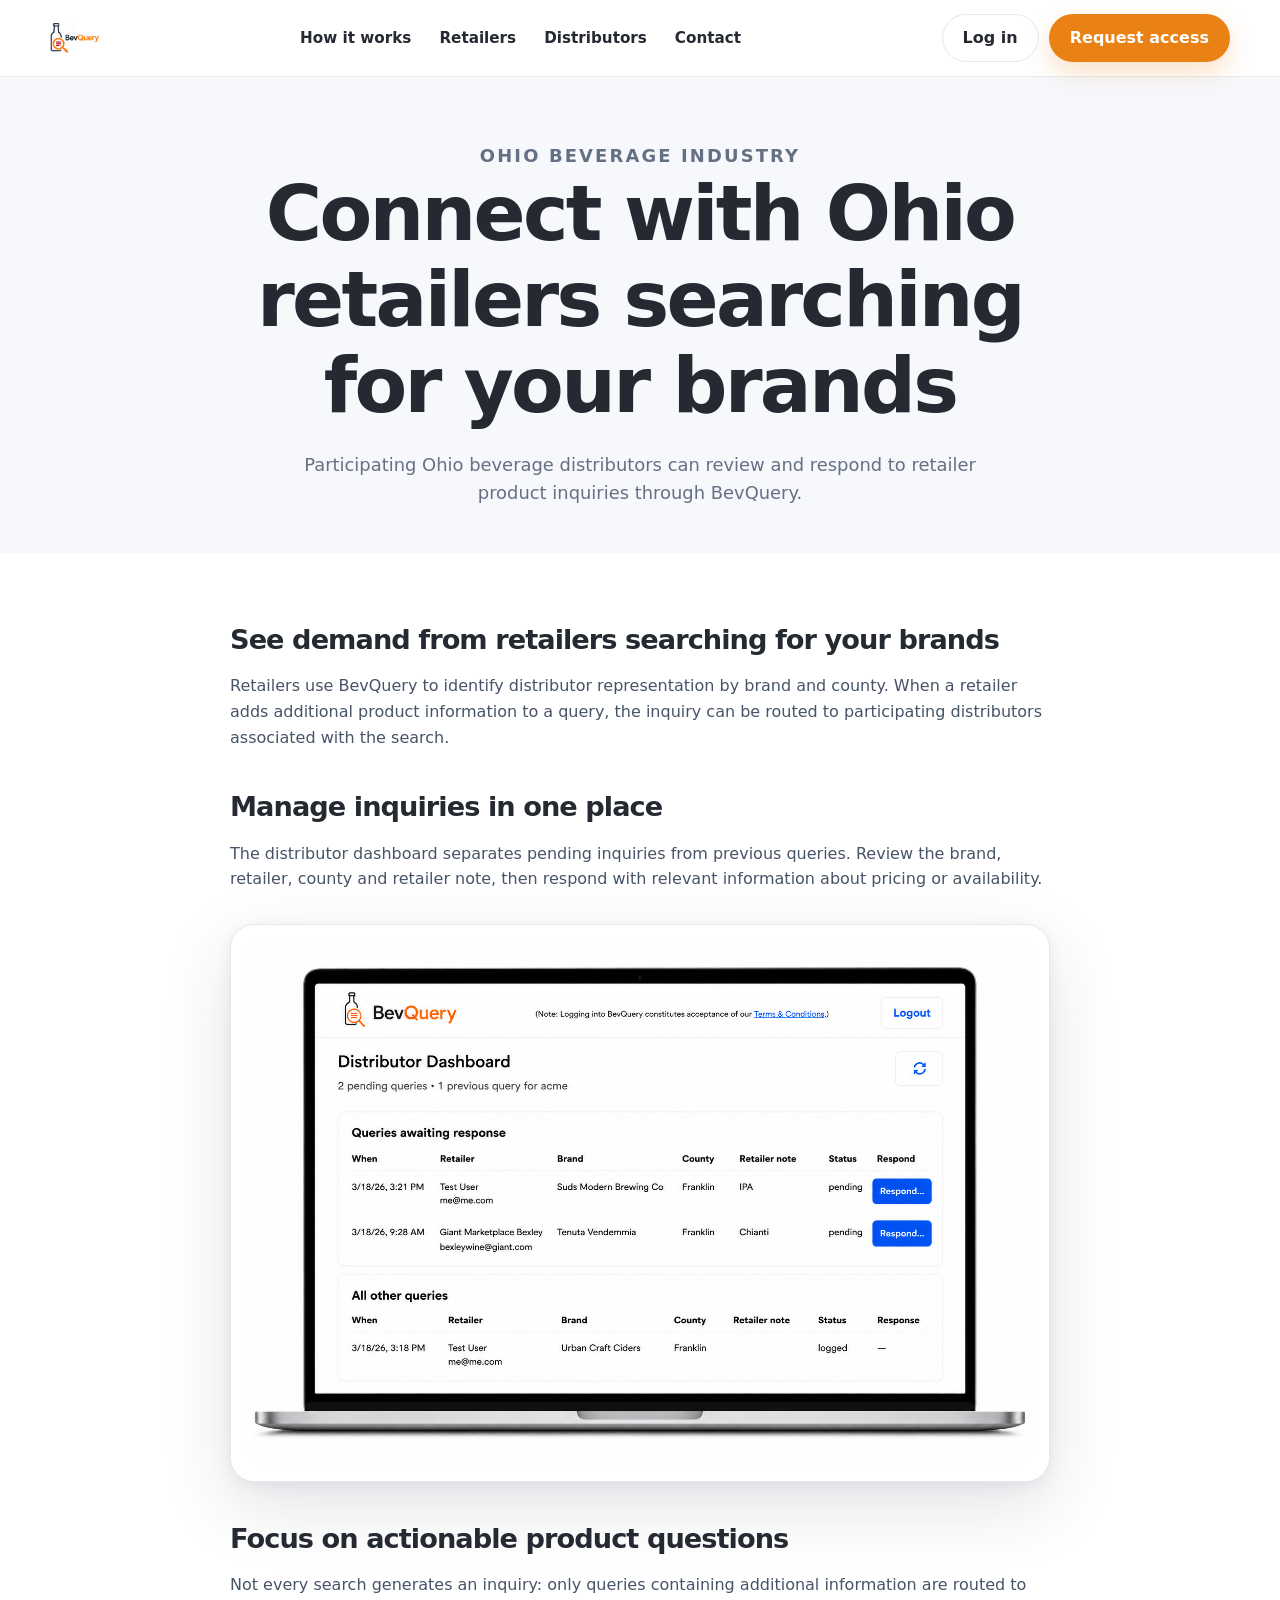
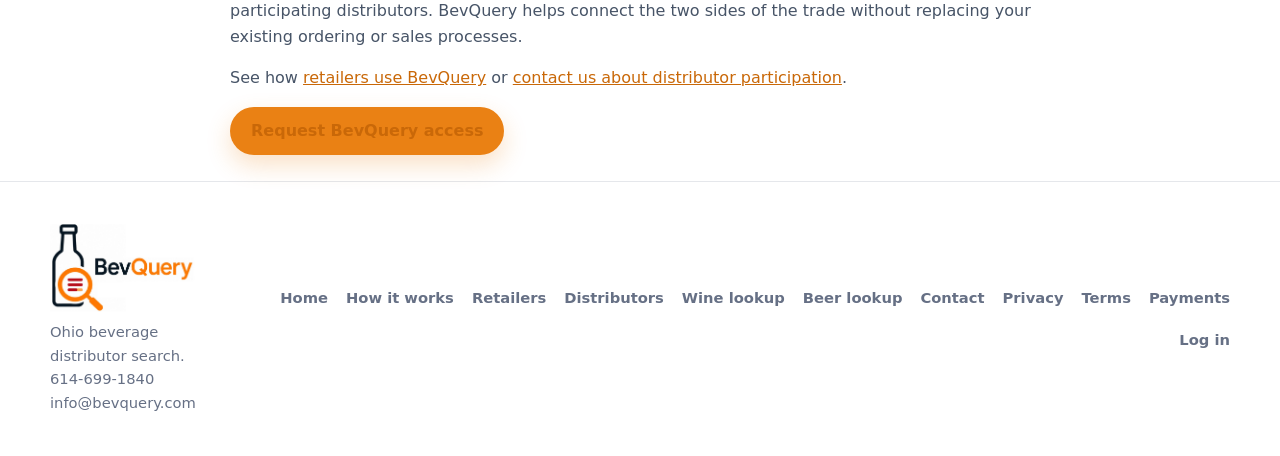
<file: distributors/index.html>
<!doctype html><html lang="en"><head><meta charset="utf-8"><meta name="viewport" content="width=device-width, initial-scale=1"><title>Ohio Beverage Distributor Inquiry Management | BevQuery</title><meta name="description" content="Participating Ohio beverage distributors can review and respond to retailer product inquiries through BevQuery."><link rel="icon" href="/images/logo-mark.png" type="image/png"><link rel="stylesheet" href="/styles.css">
<link rel="canonical" href="https://www.bevquery.com/distributors/">
<meta property="og:title" content="Ohio Beverage Distributor Inquiry Management | BevQuery">
<meta property="og:description" content="Participating Ohio beverage distributors can review and respond to retailer product inquiries through BevQuery.">
<meta property="og:type" content="website">
<meta property="og:url" content="https://www.bevquery.com/distributors/">
<meta property="og:image" content="https://www.bevquery.com/images/logo-horiz.png">
<meta property="og:site_name" content="BevQuery">
<meta name="twitter:card" content="summary">
</head><body class="seo-landing"><a class="skip-link" href="#main">Skip to content</a><header class="site-header"><div class="container nav"><a class="brand" href="/" aria-label="BevQuery home"><img src="/images/logo-horiz.jpg" alt="BevQuery" style="height:30px;width:auto"></a><nav class="nav-links" aria-label="Primary navigation"><a href="/#how-it-works">How it works</a><a href="/retailers/">Retailers</a><a href="/distributors/">Distributors</a><a href="/contact.html">Contact</a></nav><div class="nav-cta"><a class="button button-secondary" href="https://bevquery.github.io/bevquery-app/">Log in</a><a class="button button-primary" href="/contact.html">Request access</a></div></div></header><main id="main"><section class="page-hero"><div class="narrow"><p class="eyebrow">Ohio beverage industry</p><h1>Connect with Ohio retailers searching for your brands</h1><p>Participating Ohio beverage distributors can review and respond to retailer product inquiries through BevQuery.</p></div></section><section class="prose"><div class="narrow"><h2>See demand from retailers searching for your brands</h2><p>Retailers use BevQuery to identify distributor representation by brand and county. When a retailer adds additional product information to a query, the inquiry can be routed to participating distributors associated with the search.</p><h2>Manage inquiries in one place</h2><p>The distributor dashboard separates pending inquiries from previous queries. Review the brand, retailer, county and retailer note, then respond with relevant information about pricing or availability.</p><div class="product-frame"><img loading="lazy" src="/images/distributor-dashboard.png" alt="BevQuery distributor dashboard with pending and previous retailer inquiries"></div><h2>Focus on actionable product questions</h2><p>Not every search generates an inquiry: only queries containing additional information are routed to participating distributors. BevQuery helps connect the two sides of the trade without replacing your existing ordering or sales processes.</p><p>See how <a href="/retailers/">retailers use BevQuery</a> or <a href="/contact.html">contact us about distributor participation</a>.</p><p><a class="button button-primary" href="/contact.html">Request BevQuery access</a></p></div></section></main><footer class="site-footer"><div class="container footer-grid"><div class="footer-brand"><img src="/images/logo-horiz.jpg" alt="BevQuery"><p>Ohio beverage distributor search.<br>614-699-1840<br>info@bevquery.com</p></div><nav class="footer-links" aria-label="Footer navigation"><a href="/">Home</a><a href="/#how-it-works">How it works</a><a href="/retailers/">Retailers</a><a href="/distributors/">Distributors</a><a href="/wine-distributor-lookup.html">Wine lookup</a><a href="/beer-distributor-lookup.html">Beer lookup</a><a href="/contact.html">Contact</a><a href="/privacy.html">Privacy</a><a href="/terms.html">Terms</a><a href="/payments.html">Payments</a><a href="https://bevquery.github.io/bevquery-app/">Log in</a></nav></div></footer></body></html>
</file>
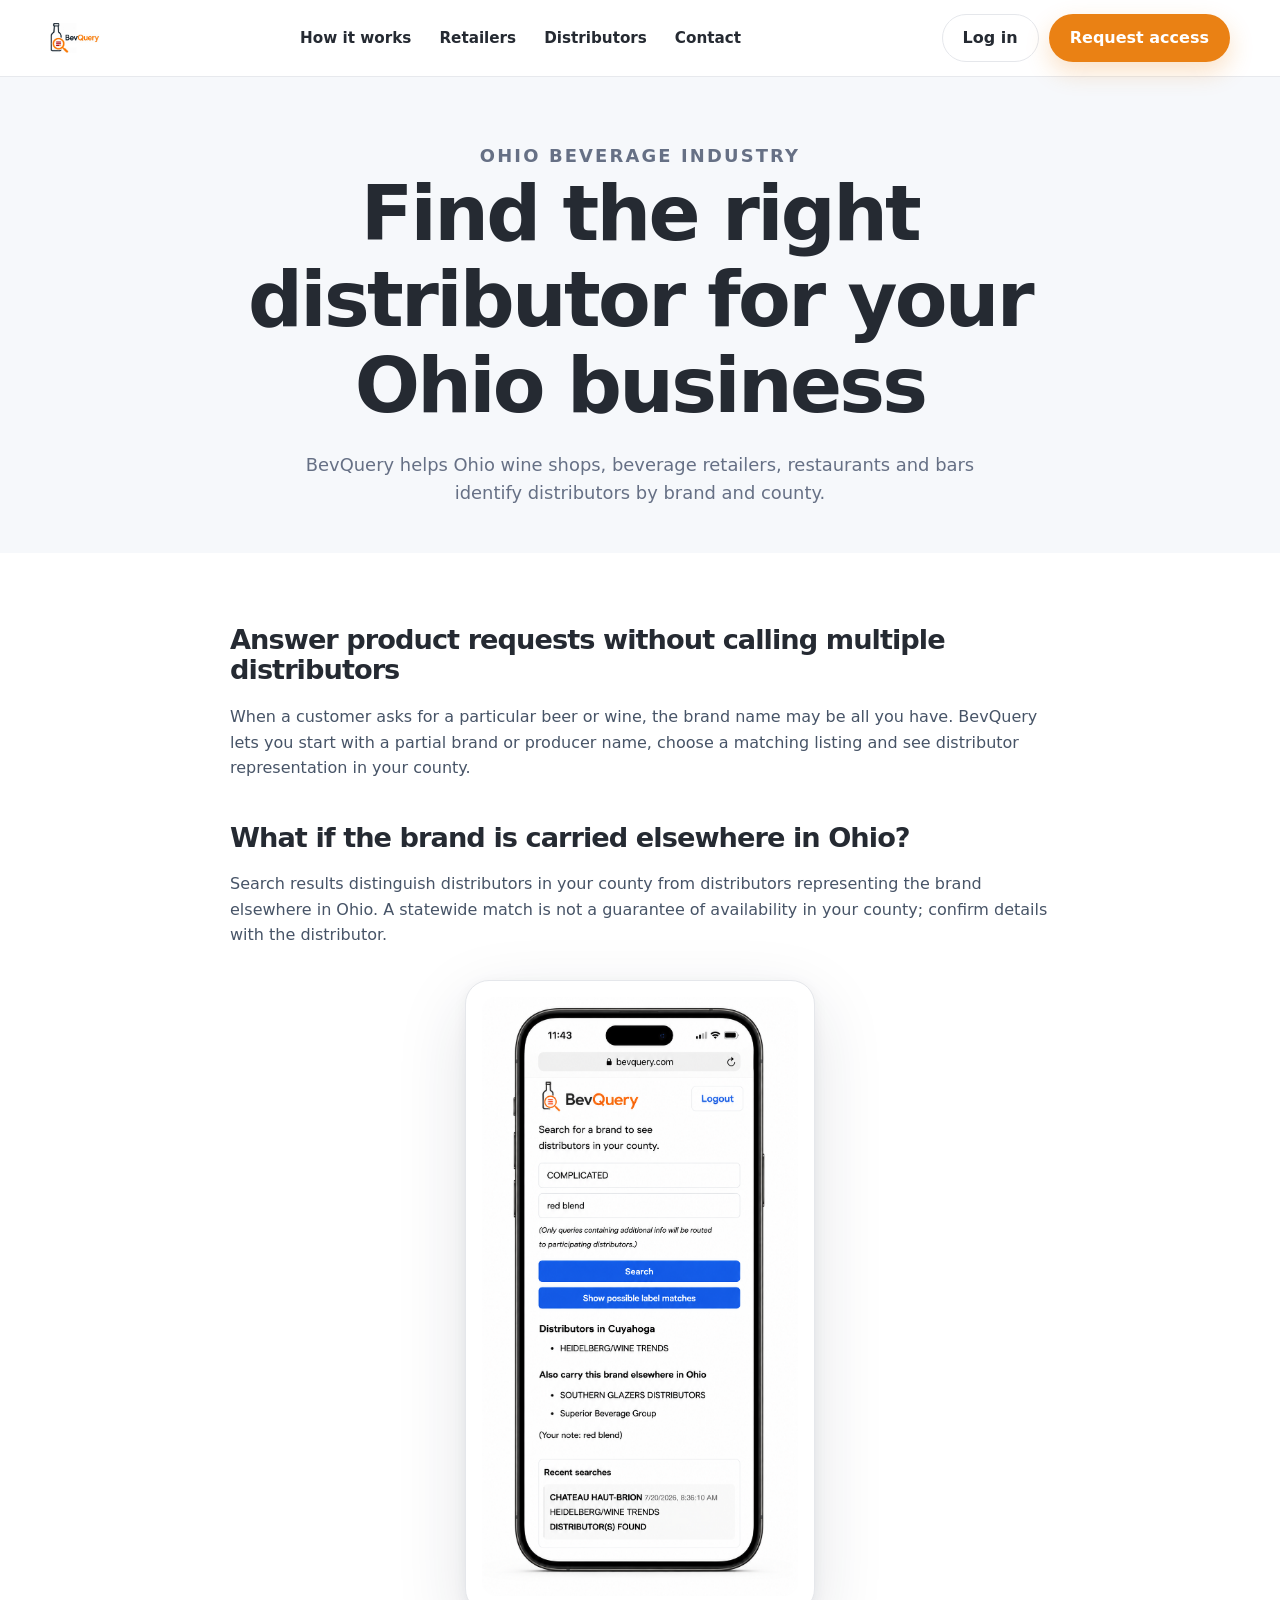
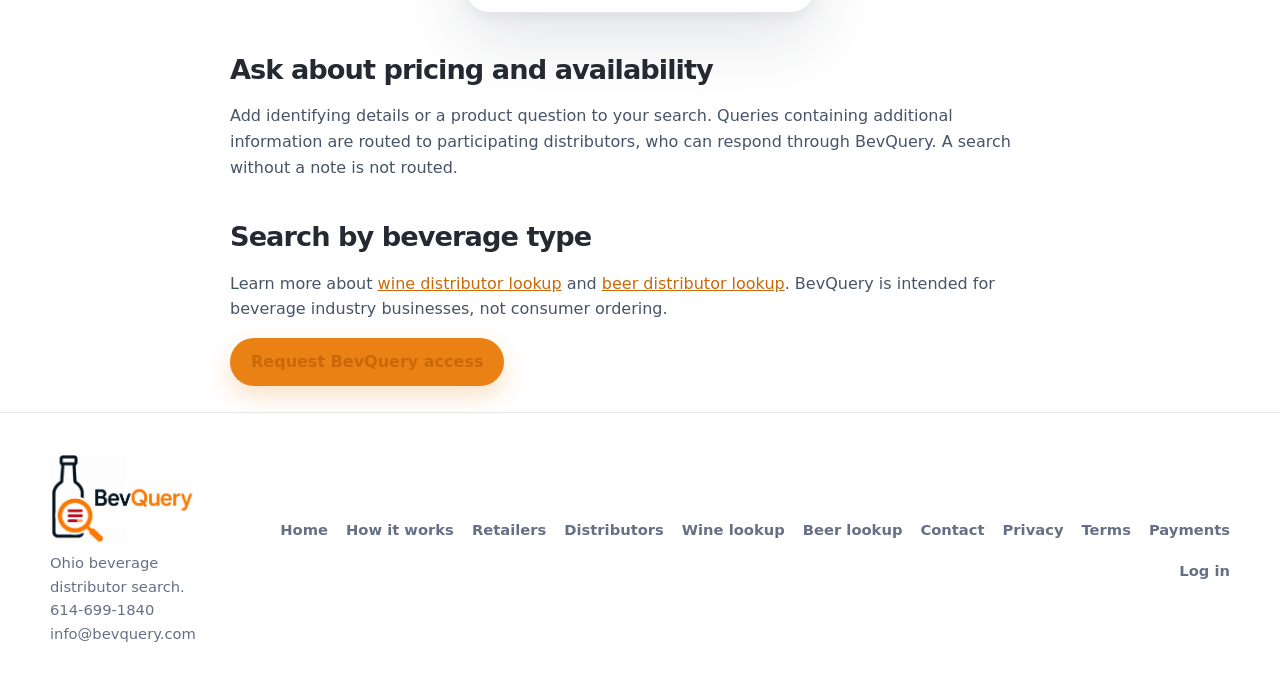
<file: retailers/index.html>
<!doctype html><html lang="en"><head><meta charset="utf-8"><meta name="viewport" content="width=device-width, initial-scale=1"><title>Ohio Beverage Distributor Search for Retailers | BevQuery</title><meta name="description" content="BevQuery helps Ohio wine shops, beverage retailers, restaurants and bars identify distributors by brand and county."><link rel="icon" href="/images/logo-mark.png" type="image/png"><link rel="stylesheet" href="/styles.css">
<link rel="canonical" href="https://www.bevquery.com/retailers/">
<meta property="og:title" content="Ohio Beverage Distributor Search for Retailers | BevQuery">
<meta property="og:description" content="BevQuery helps Ohio wine shops, beverage retailers, restaurants and bars identify distributors by brand and county.">
<meta property="og:type" content="website">
<meta property="og:url" content="https://www.bevquery.com/retailers/">
<meta property="og:image" content="https://www.bevquery.com/images/logo-horiz.png">
<meta property="og:site_name" content="BevQuery">
<meta name="twitter:card" content="summary">
</head><body class="seo-landing"><a class="skip-link" href="#main">Skip to content</a><header class="site-header"><div class="container nav"><a class="brand" href="/" aria-label="BevQuery home"><img src="/images/logo-horiz.jpg" alt="BevQuery" style="height:30px;width:auto"></a><nav class="nav-links" aria-label="Primary navigation"><a href="/#how-it-works">How it works</a><a href="/retailers/">Retailers</a><a href="/distributors/">Distributors</a><a href="/contact.html">Contact</a></nav><div class="nav-cta"><a class="button button-secondary" href="https://bevquery.github.io/bevquery-app/">Log in</a><a class="button button-primary" href="/contact.html">Request access</a></div></div></header><main id="main"><section class="page-hero"><div class="narrow"><p class="eyebrow">Ohio beverage industry</p><h1>Find the right distributor for your Ohio business</h1><p>BevQuery helps Ohio wine shops, beverage retailers, restaurants and bars identify distributors by brand and county.</p></div></section><section class="prose"><div class="narrow"><h2>Answer product requests without calling multiple distributors</h2><p>When a customer asks for a particular beer or wine, the brand name may be all you have. BevQuery lets you start with a partial brand or producer name, choose a matching listing and see distributor representation in your county.</p><h2>What if the brand is carried elsewhere in Ohio?</h2><p>Search results distinguish distributors in your county from distributors representing the brand elsewhere in Ohio. A statewide match is not a guarantee of availability in your county; confirm details with the distributor.</p><div class="product-frame portrait"><img loading="lazy" src="/images/search-results.png" alt="BevQuery search results showing local and other Ohio distributor representation"></div><h2>Ask about pricing and availability</h2><p>Add identifying details or a product question to your search. Queries containing additional information are routed to participating distributors, who can respond through BevQuery. A search without a note is not routed.</p><h2>Search by beverage type</h2><p>Learn more about <a href="/wine-distributor-lookup.html">wine distributor lookup</a> and <a href="/beer-distributor-lookup.html">beer distributor lookup</a>. BevQuery is intended for beverage industry businesses, not consumer ordering.</p><p><a class="button button-primary" href="/contact.html">Request BevQuery access</a></p></div></section></main><footer class="site-footer"><div class="container footer-grid"><div class="footer-brand"><img src="/images/logo-horiz.jpg" alt="BevQuery"><p>Ohio beverage distributor search.<br>614-699-1840<br>info@bevquery.com</p></div><nav class="footer-links" aria-label="Footer navigation"><a href="/">Home</a><a href="/#how-it-works">How it works</a><a href="/retailers/">Retailers</a><a href="/distributors/">Distributors</a><a href="/wine-distributor-lookup.html">Wine lookup</a><a href="/beer-distributor-lookup.html">Beer lookup</a><a href="/contact.html">Contact</a><a href="/privacy.html">Privacy</a><a href="/terms.html">Terms</a><a href="/payments.html">Payments</a><a href="https://bevquery.github.io/bevquery-app/">Log in</a></nav></div></footer></body></html>
</file>
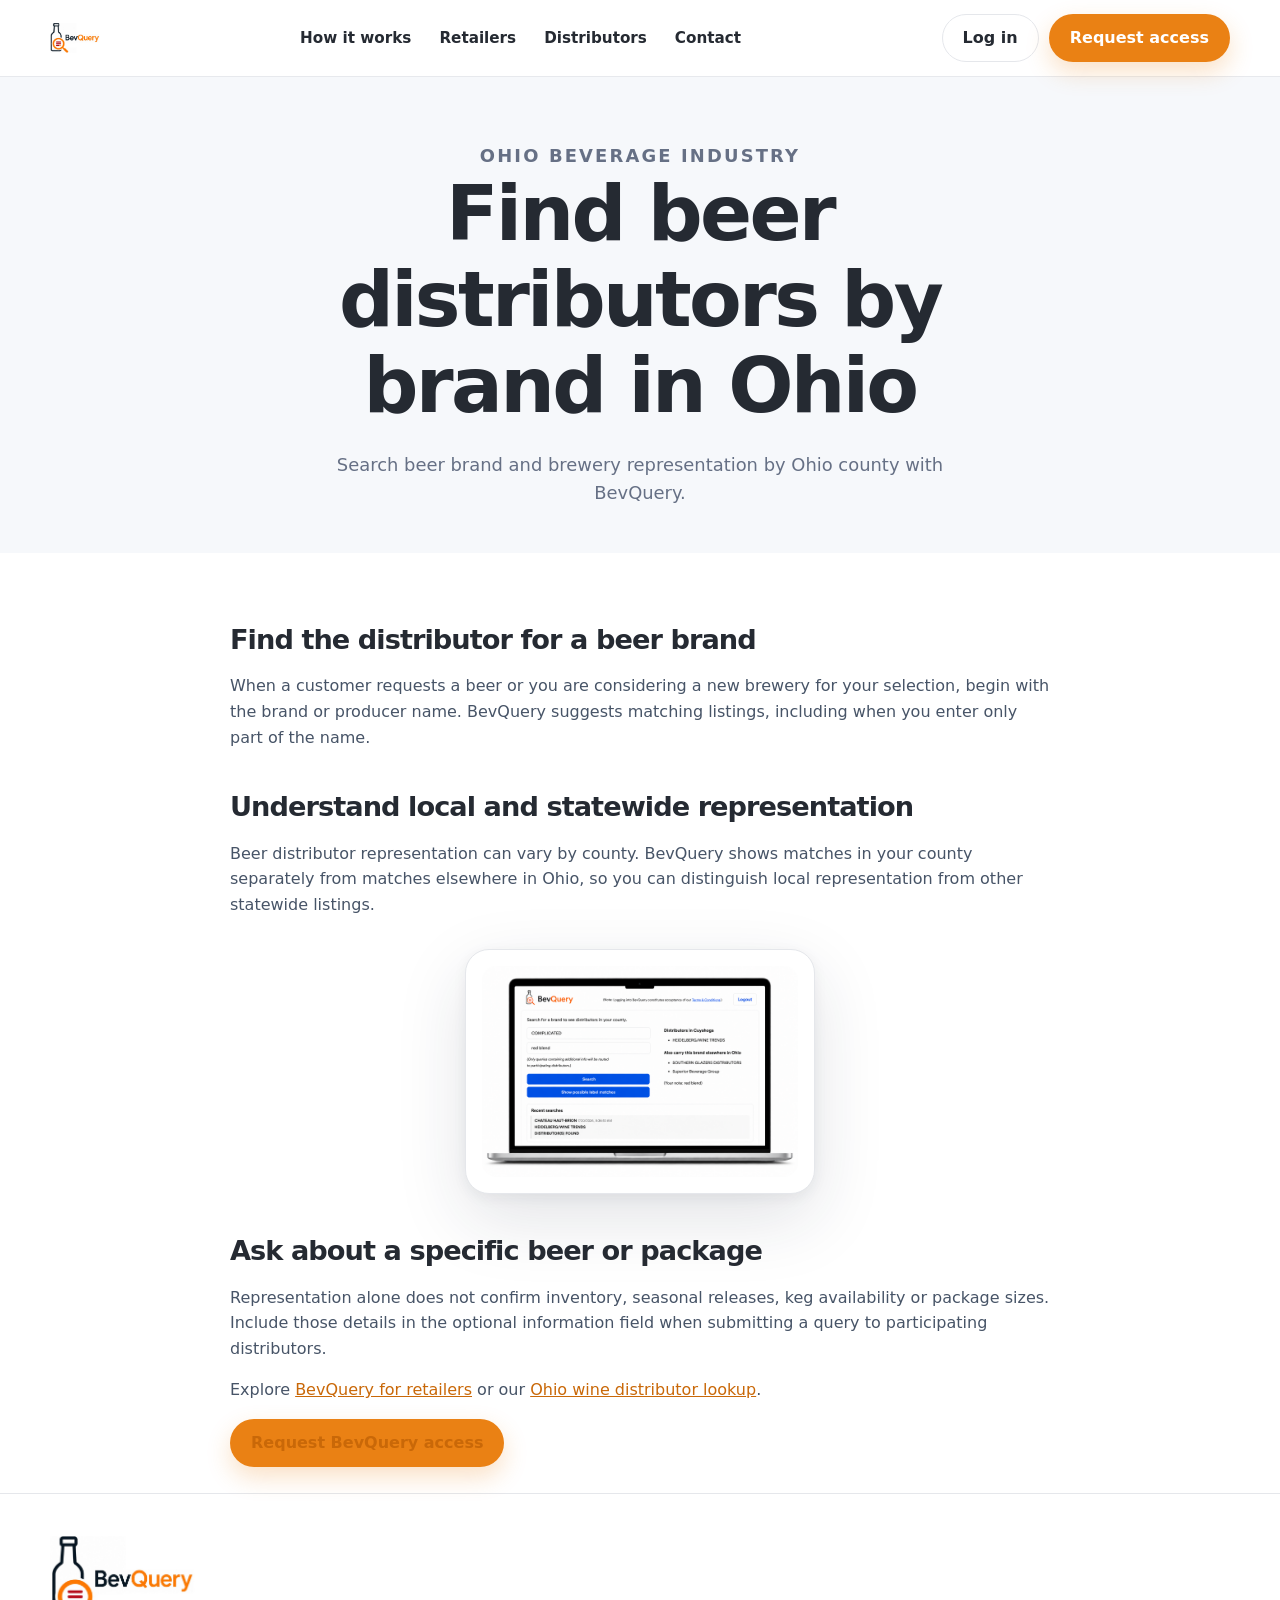
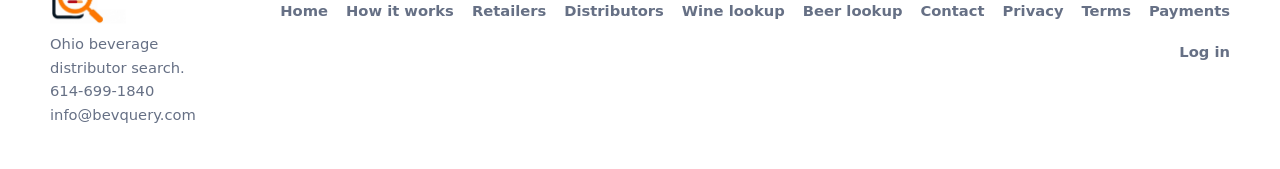
<file: beer-distributor-lookup.html>
<!doctype html><html lang="en"><head><meta charset="utf-8"><meta name="viewport" content="width=device-width, initial-scale=1"><title>Ohio Beer Distributor Lookup by Brand | BevQuery</title><meta name="description" content="Search beer brand and brewery representation by Ohio county with BevQuery."><link rel="icon" href="/images/logo-mark.png" type="image/png"><link rel="stylesheet" href="/styles.css">
<link rel="canonical" href="https://www.bevquery.com/beer-distributor-lookup.html">
<meta property="og:title" content="Ohio Beer Distributor Lookup by Brand | BevQuery">
<meta property="og:description" content="Search beer brand and brewery representation by Ohio county with BevQuery.">
<meta property="og:type" content="website">
<meta property="og:url" content="https://www.bevquery.com/beer-distributor-lookup.html">
<meta property="og:image" content="https://www.bevquery.com/images/logo-horiz.png">
<meta property="og:site_name" content="BevQuery">
<meta name="twitter:card" content="summary">
</head><body class="seo-landing"><a class="skip-link" href="#main">Skip to content</a><header class="site-header"><div class="container nav"><a class="brand" href="/" aria-label="BevQuery home"><img src="/images/logo-horiz.jpg" alt="BevQuery" style="height:30px;width:auto"></a><nav class="nav-links" aria-label="Primary navigation"><a href="/#how-it-works">How it works</a><a href="/retailers/">Retailers</a><a href="/distributors/">Distributors</a><a href="/contact.html">Contact</a></nav><div class="nav-cta"><a class="button button-secondary" href="https://bevquery.github.io/bevquery-app/">Log in</a><a class="button button-primary" href="/contact.html">Request access</a></div></div></header><main id="main"><section class="page-hero"><div class="narrow"><p class="eyebrow">Ohio beverage industry</p><h1>Find beer distributors by brand in Ohio</h1><p>Search beer brand and brewery representation by Ohio county with BevQuery.</p></div></section><section class="prose"><div class="narrow"><h2>Find the distributor for a beer brand</h2><p>When a customer requests a beer or you are considering a new brewery for your selection, begin with the brand or producer name. BevQuery suggests matching listings, including when you enter only part of the name.</p><h2>Understand local and statewide representation</h2><p>Beer distributor representation can vary by county. BevQuery shows matches in your county separately from matches elsewhere in Ohio, so you can distinguish local representation from other statewide listings.</p><div class="product-frame portrait"><img loading="lazy" src="/images/search-home.png" alt="BevQuery brand search with optional additional product information"></div><h2>Ask about a specific beer or package</h2><p>Representation alone does not confirm inventory, seasonal releases, keg availability or package sizes. Include those details in the optional information field when submitting a query to participating distributors.</p><p>Explore <a href="/retailers/">BevQuery for retailers</a> or our <a href="/wine-distributor-lookup.html">Ohio wine distributor lookup</a>.</p><p><a class="button button-primary" href="/contact.html">Request BevQuery access</a></p></div></section></main><footer class="site-footer"><div class="container footer-grid"><div class="footer-brand"><img src="/images/logo-horiz.jpg" alt="BevQuery"><p>Ohio beverage distributor search.<br>614-699-1840<br>info@bevquery.com</p></div><nav class="footer-links" aria-label="Footer navigation"><a href="/">Home</a><a href="/#how-it-works">How it works</a><a href="/retailers/">Retailers</a><a href="/distributors/">Distributors</a><a href="/wine-distributor-lookup.html">Wine lookup</a><a href="/beer-distributor-lookup.html">Beer lookup</a><a href="/contact.html">Contact</a><a href="/privacy.html">Privacy</a><a href="/terms.html">Terms</a><a href="/payments.html">Payments</a><a href="https://bevquery.github.io/bevquery-app/">Log in</a></nav></div></footer></body></html>
</file>
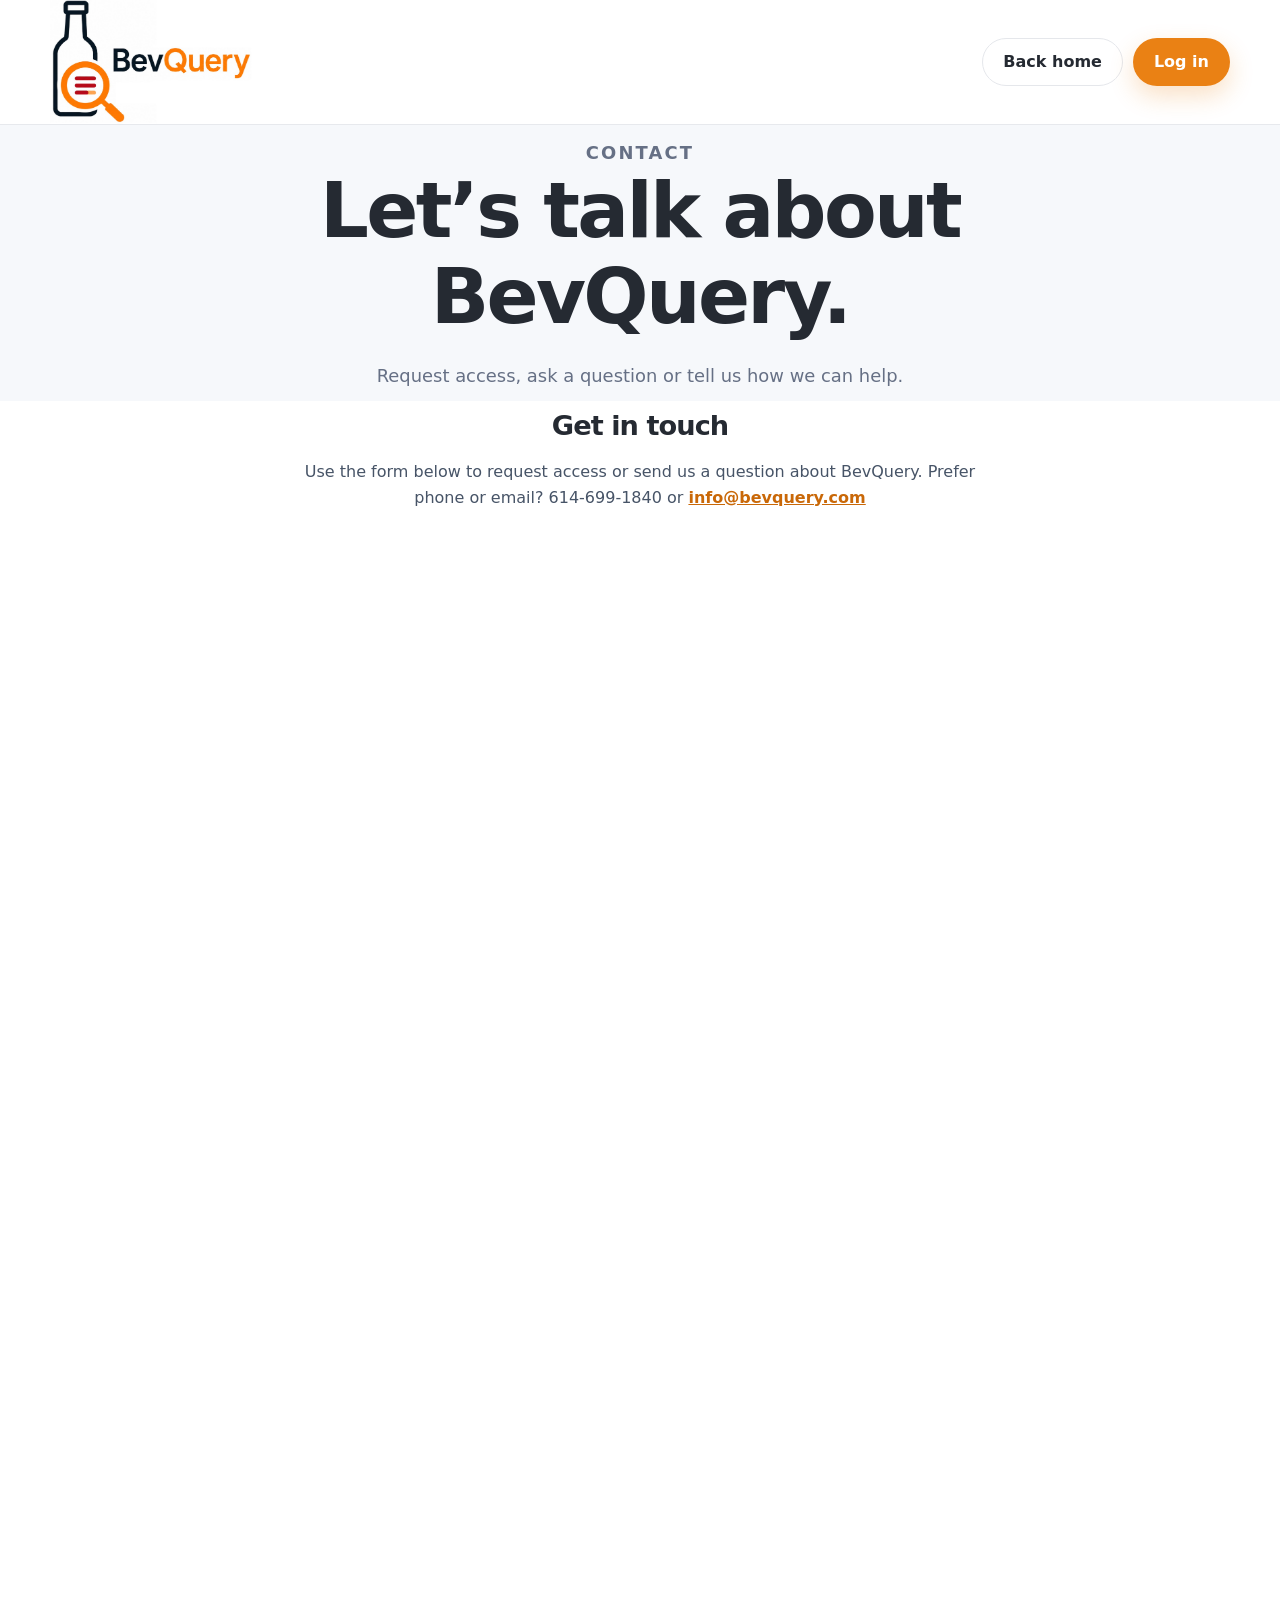
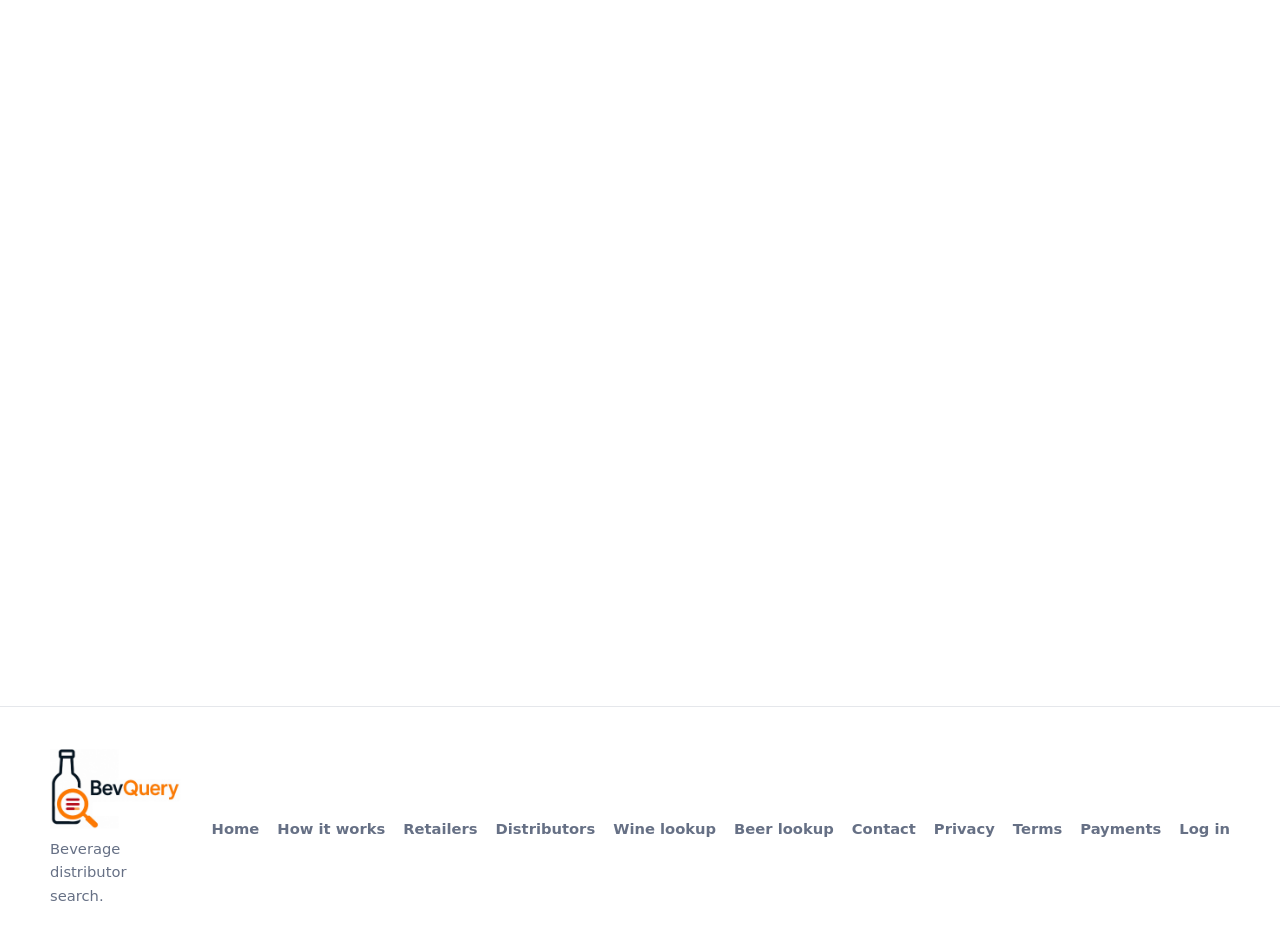
<file: contact.html>
<!doctype html>
<html lang="en">
<head>
  <meta charset="utf-8">
  <meta name="viewport" content="width=device-width, initial-scale=1">

  <title>Contact BevQuery | Ohio Beverage Distributor Lookup</title>
  <meta name="description" content="Contact BevQuery to request access or ask about distributor lookup for your Ohio beverage business.">

  <link rel="icon" href="/images/logo-mark.png" type="image/png">
  <link rel="stylesheet" href="styles.css">

<link rel="canonical" href="https://www.bevquery.com/contact.html">
<meta property="og:title" content="Contact BevQuery | Ohio Beverage Distributor Lookup">
<meta property="og:description" content="Contact BevQuery to request access or ask about distributor lookup for your Ohio beverage business.">
<meta property="og:type" content="website">
<meta property="og:url" content="https://www.bevquery.com/contact.html">
<meta property="og:image" content="https://www.bevquery.com/images/logo-horiz.png">
<meta property="og:site_name" content="BevQuery">
<meta name="twitter:card" content="summary">
</head>

<body>

<header class="site-header">
  <div class="container nav">
    <a class="brand" href="/" aria-label="BevQuery home">
      <img src="images/logo-horiz.jpg" alt="BevQuery">
    </a>

    <div class="nav-cta">
      <a class="button button-secondary" href="/">Back home</a>
      <a
        class="button button-primary"
        href="https://bevquery.github.io/bevquery-app/"
      >Log in</a>
    </div>
  </div>
</header>

<main>

  <section class="page-hero">
    <div class="narrow">
      <p class="eyebrow">Contact</p>
      <h1>Let’s talk about BevQuery.</h1>
      <p>
        Request access, ask a question or tell us how we can help.
      </p>
    </div>
  </section>

 <section class="prose">
  <div class="container contact-page">

    <div class="contact-intro">
      <h2>Get in touch</h2>

      <p>
        Use the form below to request access or send us a question about BevQuery.
        Prefer phone or email? 614-699-1840 or <a href="mailto:info@bevquery.com">info@bevquery.com</a>
      </p>
    </div>

    <div class="google-form-wrapper">
      <iframe
        src="https://docs.google.com/forms/d/e/1FAIpQLScjL7QYCmboFh0K63svb8930cjHAvz4QYtC9znJssW__Am9qQ/viewform?embedded=true"
        title="Contact BevQuery"
        class="google-form"
        frameborder="0"
        marginheight="0"
        marginwidth="0">
        Loading…
      </iframe>
    </div>

  </div>
</section>

</main>

<footer class="site-footer">
  <div class="container footer-grid">

    <div class="footer-brand">
      <img src="images/logo-horiz.jpg" alt="BevQuery">
      <p>Beverage distributor search.</p>
    </div>

    <nav class="footer-links" aria-label="Footer navigation"><a href="/">Home</a><a href="/#how-it-works">How it works</a><a href="/retailers/">Retailers</a><a href="/distributors/">Distributors</a><a href="/wine-distributor-lookup.html">Wine lookup</a><a href="/beer-distributor-lookup.html">Beer lookup</a><a href="/contact.html">Contact</a><a href="/privacy.html">Privacy</a><a href="/terms.html">Terms</a><a href="/payments.html">Payments</a><a href="https://bevquery.github.io/bevquery-app/">Log in</a></nav>

  </div>
</footer>

</body>
</html>
</file>
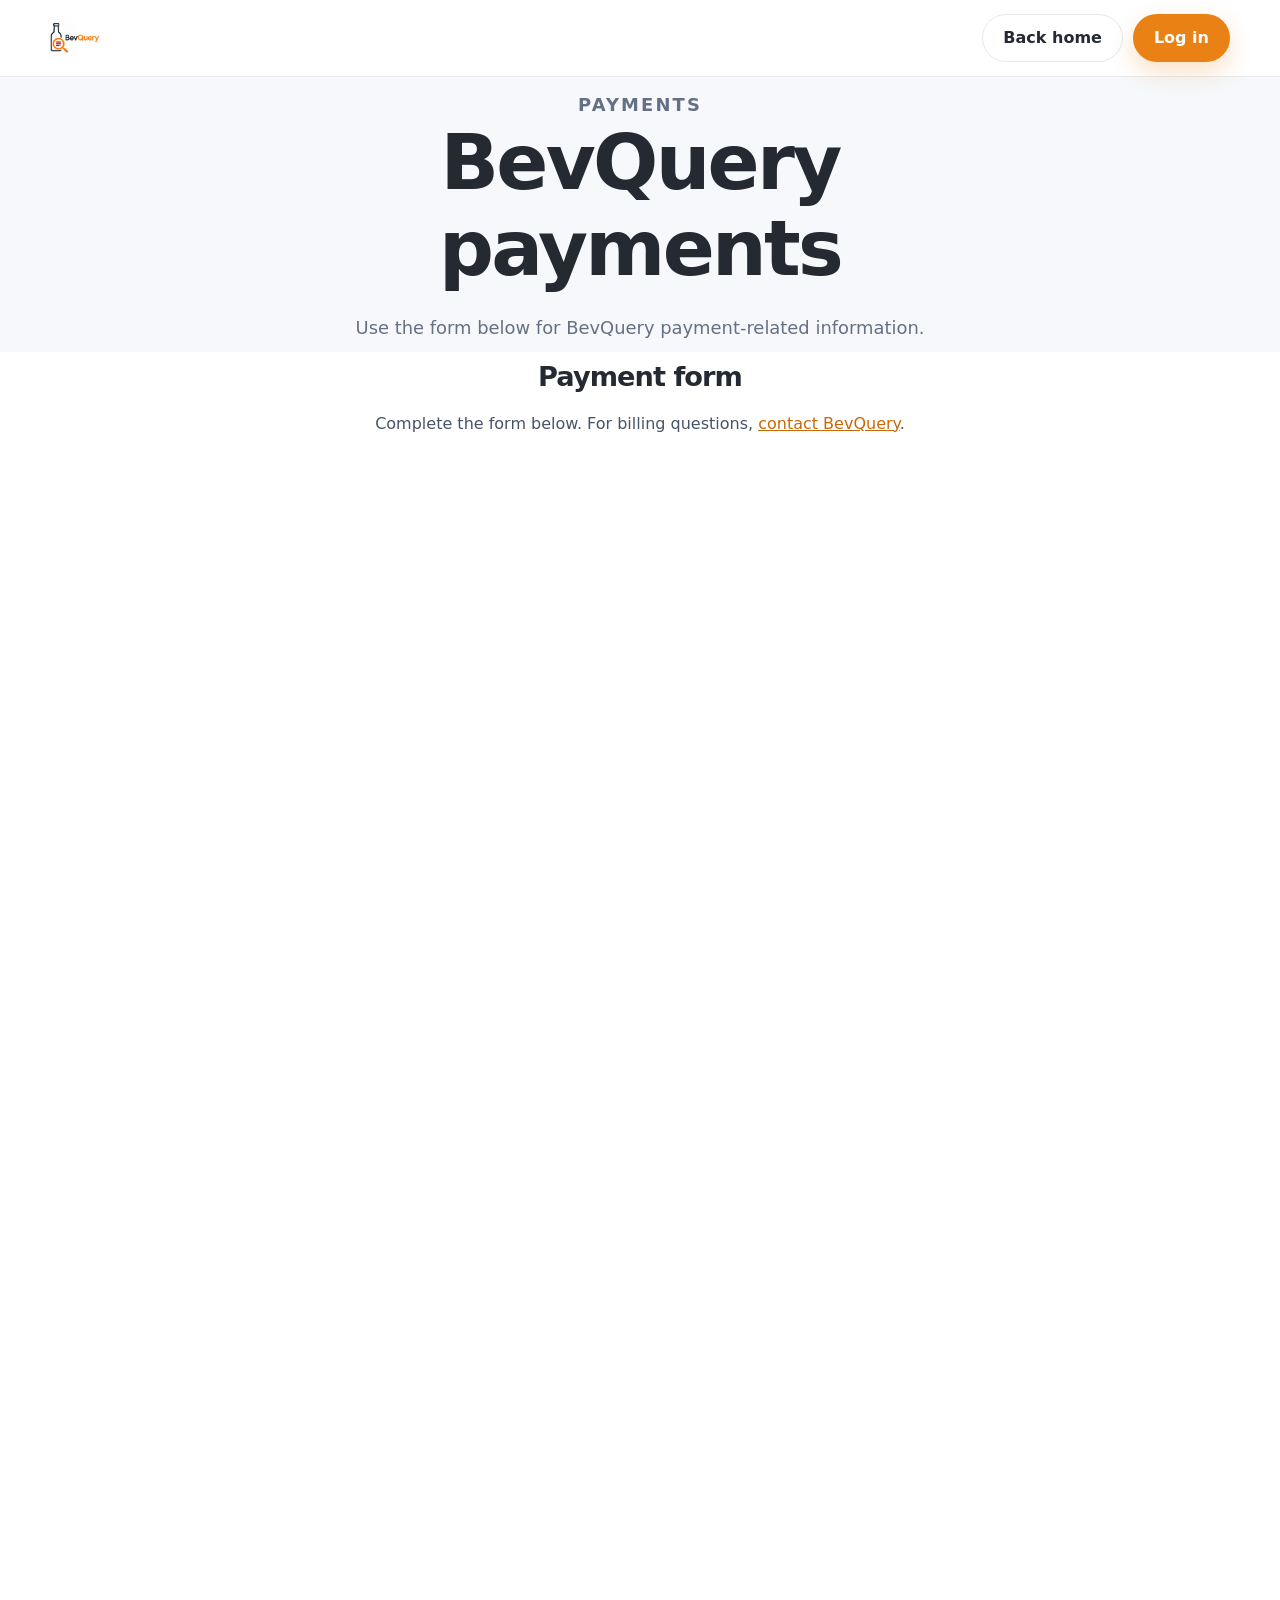
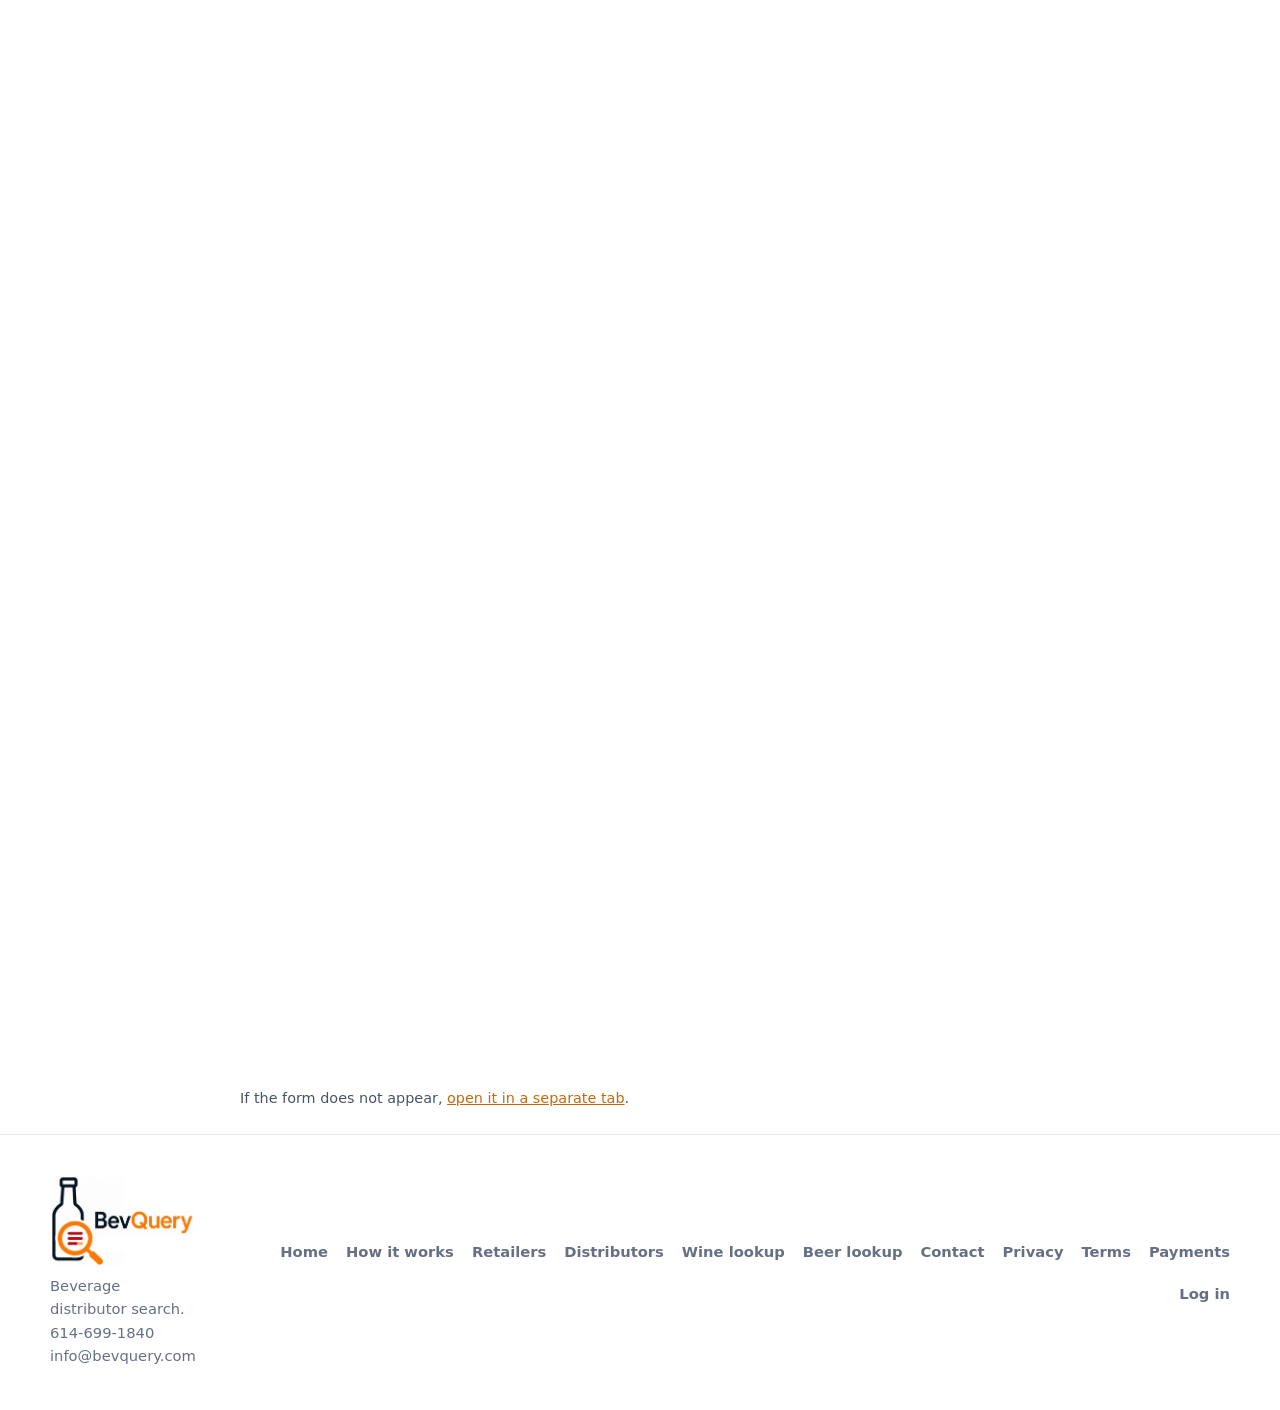
<file: payments.html>
<!doctype html>
<html lang="en">
<head>
  <meta charset="utf-8">
  <meta name="viewport" content="width=device-width, initial-scale=1">
  <title>Payments | BevQuery</title>
  <meta name="description" content="BevQuery customer payment and billing form.">
  <link rel="icon" href="/images/logo-mark.png" type="image/png">
  <link rel="stylesheet" href="styles.css">
  <style>
    .payments-page { max-width: 800px; margin: 0 auto; }
    .payments-intro { max-width: 680px; margin: 0 auto 36px; text-align: center; }
    .payments-intro h2 { margin-top: 0; }
    .payments-form { display: block; width: 100%; height: 2200px; border: 0; }
    @media (max-width: 620px) { .payments-form { height: 2500px; } }
  </style>

<link rel="canonical" href="https://www.bevquery.com/payments.html">
<meta property="og:title" content="Payments | BevQuery">
<meta property="og:description" content="BevQuery customer payment and billing form.">
<meta property="og:type" content="website">
<meta property="og:url" content="https://www.bevquery.com/payments.html">
<meta property="og:image" content="https://www.bevquery.com/images/logo-horiz.png">
<meta property="og:site_name" content="BevQuery">
<meta name="twitter:card" content="summary">
<meta name="robots" content="noindex, follow">
</head>
<body>
<a class="skip-link" href="#main">Skip to content</a>
<header class="site-header">
  <div class="container nav">
    <a class="brand" href="/" aria-label="BevQuery home"><img src="images/logo-horiz.jpg" alt="BevQuery" style="height:30px; width:auto;"></a>
    <div class="nav-cta">
      <a class="button button-secondary" href="/">Back home</a>
      <a class="button button-primary" href="https://bevquery.github.io/bevquery-app/">Log in</a>
    </div>
  </div>
</header>
<main id="main">
  <section class="page-hero">
    <div class="narrow">
      <p class="eyebrow">Payments</p>
      <h1>BevQuery payments</h1>
      <p>Use the form below for BevQuery payment-related information.</p>
    </div>
  </section>
  <section class="prose">
    <div class="container payments-page">
      <div class="payments-intro">
        <h2>Payment form</h2>
        <p>Complete the form below. For billing questions, <a href="contact.html">contact BevQuery</a>.</p>
      </div>
      <iframe
        class="payments-form"
        src="https://docs.google.com/forms/d/e/1FAIpQLSeaq6P2OKULxKoC6Mnkp1NZdCtUVC5f4eBYyiVe3S1uA6l-fw/viewform?embedded=true"
        title="BevQuery payment form"
        loading="lazy">
        Loading payment form…
      </iframe>
      <p class="small">If the form does not appear, <a href="https://docs.google.com/forms/d/e/1FAIpQLSeaq6P2OKULxKoC6Mnkp1NZdCtUVC5f4eBYyiVe3S1uA6l-fw/viewform">open it in a separate tab</a>.</p>
    </div>
  </section>
</main>
<footer class="site-footer">
  <div class="container footer-grid">
    <div class="footer-brand"><img src="images/logo-horiz.jpg" alt="BevQuery"><p>Beverage distributor search.<br>614-699-1840<br>info@bevquery.com</p></div>
    <nav class="footer-links" aria-label="Footer navigation"><a href="/">Home</a><a href="/#how-it-works">How it works</a><a href="/retailers/">Retailers</a><a href="/distributors/">Distributors</a><a href="/wine-distributor-lookup.html">Wine lookup</a><a href="/beer-distributor-lookup.html">Beer lookup</a><a href="/contact.html">Contact</a><a href="/privacy.html">Privacy</a><a href="/terms.html">Terms</a><a href="/payments.html">Payments</a><a href="https://bevquery.github.io/bevquery-app/">Log in</a></nav>
  </div>
</footer>
</body>
</html>
</file>
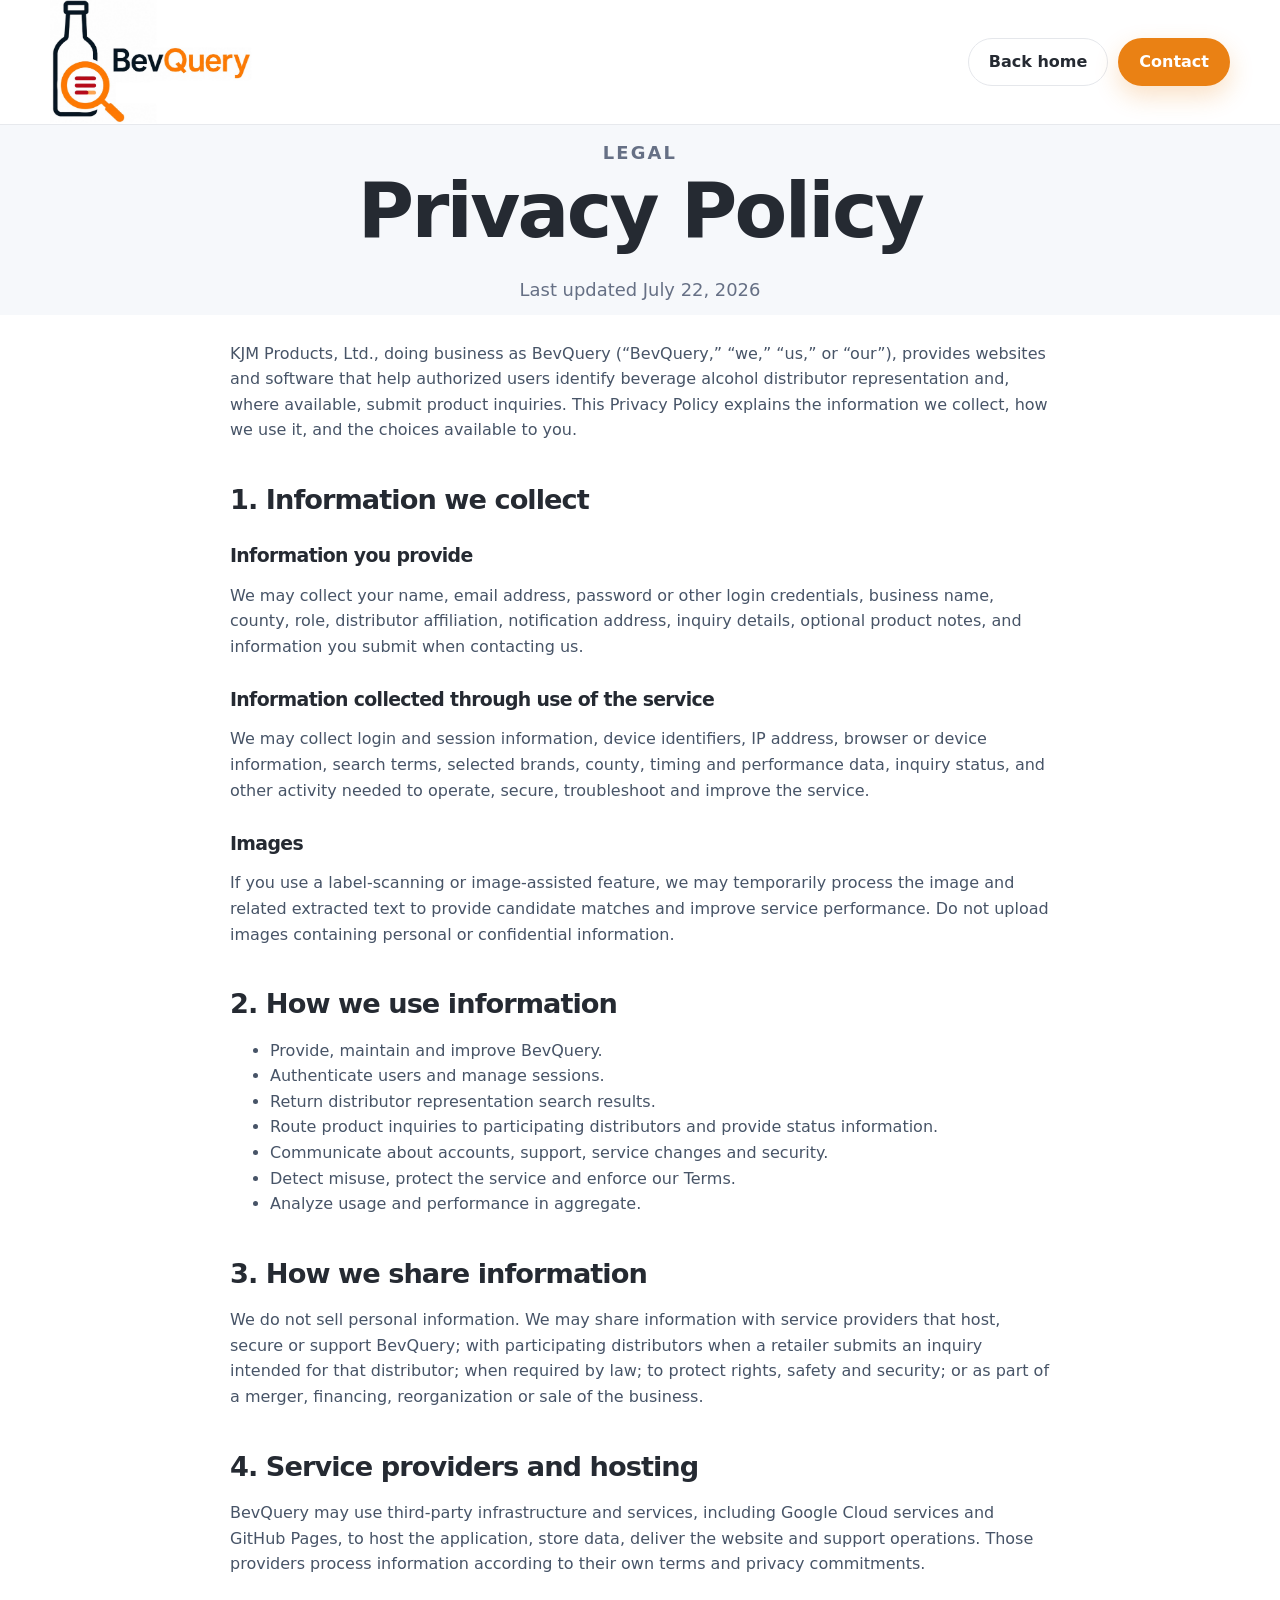
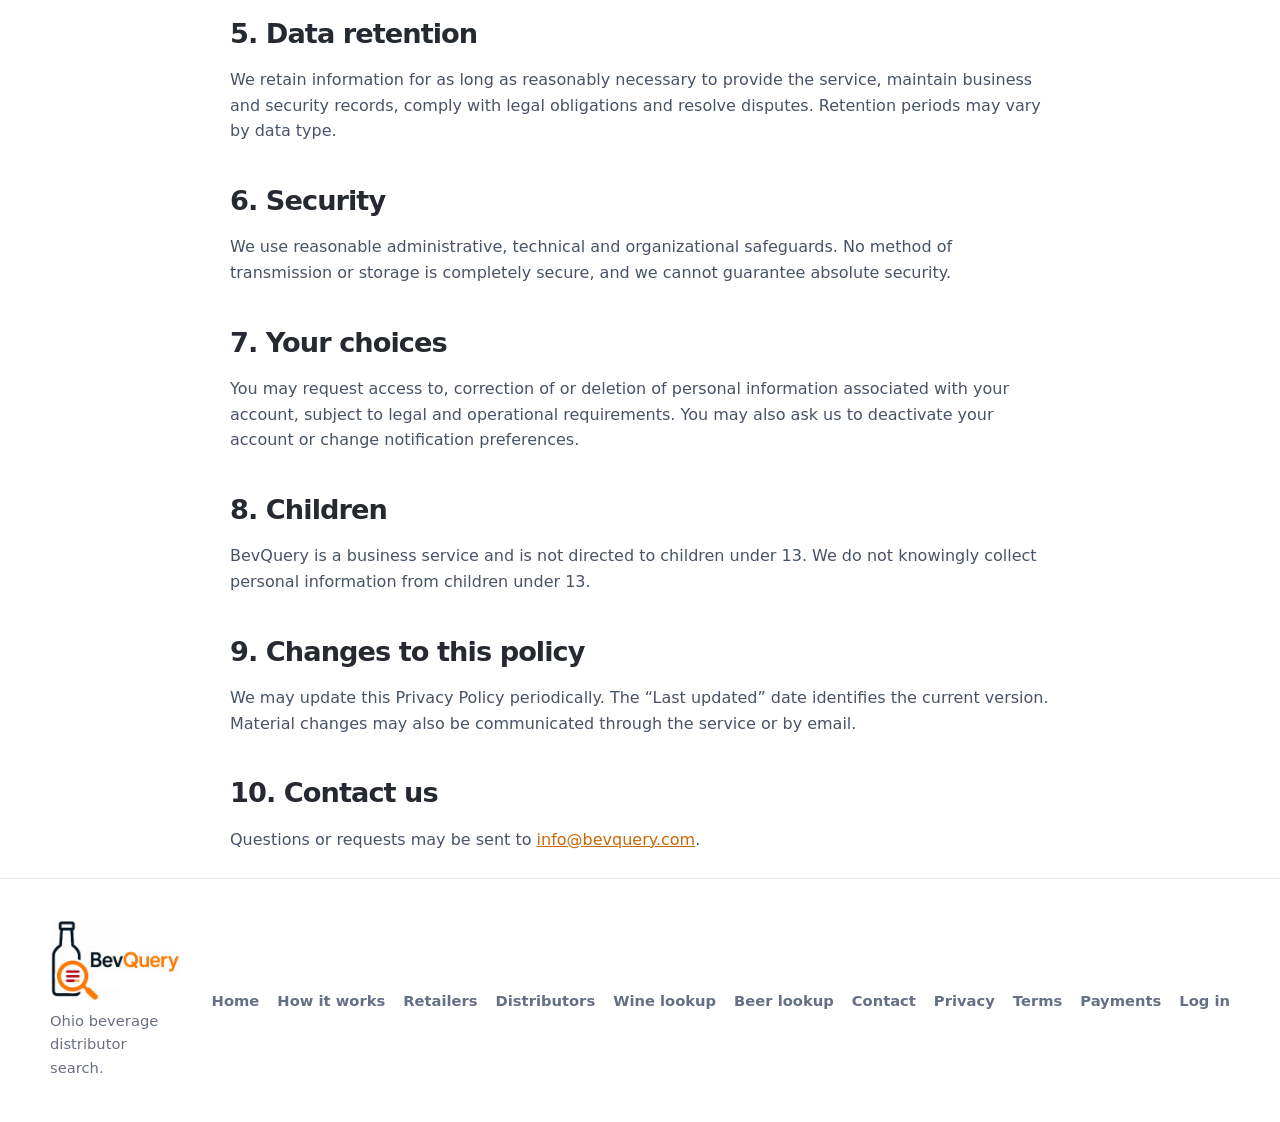
<file: privacy.html>
<!doctype html>
<html lang="en"><head><meta charset="utf-8"><meta name="viewport" content="width=device-width, initial-scale=1"><title>Privacy Policy | BevQuery</title><meta name="description" content="Privacy policy for BevQuery beverage distributor search."><link rel="icon" href="/images/logo-mark.png" type="image/png"><link rel="stylesheet" href="styles.css">
<link rel="canonical" href="https://www.bevquery.com/privacy.html">
<meta property="og:title" content="Privacy Policy | BevQuery">
<meta property="og:description" content="Privacy policy for BevQuery beverage distributor search.">
<meta property="og:type" content="website">
<meta property="og:url" content="https://www.bevquery.com/privacy.html">
<meta property="og:image" content="https://www.bevquery.com/images/logo-horiz.png">
<meta property="og:site_name" content="BevQuery">
<meta name="twitter:card" content="summary">
</head>
<body>
<header class="site-header"><div class="container nav"><a class="brand" href="/"><img src="images/logo-horiz.jpg" alt="BevQuery"></a><div class="nav-cta"><a class="button button-secondary" href="/">Back home</a><a class="button button-primary" href="contact.html">Contact</a></div></div></header>
<main><section class="page-hero"><div class="narrow"><p class="eyebrow">Legal</p><h1>Privacy Policy</h1><p>Last updated July 22, 2026</p></div></section>
<section class="prose"><div class="narrow">
<p>KJM Products, Ltd., doing business as BevQuery (“BevQuery,” “we,” “us,” or “our”), provides websites and software that help authorized users identify beverage alcohol distributor representation and, where available, submit product inquiries. This Privacy Policy explains the information we collect, how we use it, and the choices available to you.</p>
<h2>1. Information we collect</h2>
<h3>Information you provide</h3><p>We may collect your name, email address, password or other login credentials, business name, county, role, distributor affiliation, notification address, inquiry details, optional product notes, and information you submit when contacting us.</p>
<h3>Information collected through use of the service</h3><p>We may collect login and session information, device identifiers, IP address, browser or device information, search terms, selected brands, county, timing and performance data, inquiry status, and other activity needed to operate, secure, troubleshoot and improve the service.</p>
<h3>Images</h3><p>If you use a label-scanning or image-assisted feature, we may temporarily process the image and related extracted text to provide candidate matches and improve service performance. Do not upload images containing personal or confidential information.</p>
<h2>2. How we use information</h2><ul><li>Provide, maintain and improve BevQuery.</li><li>Authenticate users and manage sessions.</li><li>Return distributor representation search results.</li><li>Route product inquiries to participating distributors and provide status information.</li><li>Communicate about accounts, support, service changes and security.</li><li>Detect misuse, protect the service and enforce our Terms.</li><li>Analyze usage and performance in aggregate.</li></ul>
<h2>3. How we share information</h2><p>We do not sell personal information. We may share information with service providers that host, secure or support BevQuery; with participating distributors when a retailer submits an inquiry intended for that distributor; when required by law; to protect rights, safety and security; or as part of a merger, financing, reorganization or sale of the business.</p>
<h2>4. Service providers and hosting</h2><p>BevQuery may use third-party infrastructure and services, including Google Cloud services and GitHub Pages, to host the application, store data, deliver the website and support operations. Those providers process information according to their own terms and privacy commitments.</p>
<h2>5. Data retention</h2><p>We retain information for as long as reasonably necessary to provide the service, maintain business and security records, comply with legal obligations and resolve disputes. Retention periods may vary by data type.</p>
<h2>6. Security</h2><p>We use reasonable administrative, technical and organizational safeguards. No method of transmission or storage is completely secure, and we cannot guarantee absolute security.</p>
<h2>7. Your choices</h2><p>You may request access to, correction of or deletion of personal information associated with your account, subject to legal and operational requirements. You may also ask us to deactivate your account or change notification preferences.</p>
<h2>8. Children</h2><p>BevQuery is a business service and is not directed to children under 13. We do not knowingly collect personal information from children under 13.</p>
<h2>9. Changes to this policy</h2><p>We may update this Privacy Policy periodically. The “Last updated” date identifies the current version. Material changes may also be communicated through the service or by email.</p>
<h2>10. Contact us</h2><p>Questions or requests may be sent to <a href="mailto:info@bevquery.com">info@bevquery.com</a>.</p>
</div></section></main>
<footer class="site-footer"><div class="container footer-grid"><div class="footer-brand"><img src="images/logo-horiz.jpg" alt="BevQuery"><p>Ohio beverage distributor search.</p></div><nav class="footer-links"><a href="/">Home</a><a href="/#how-it-works">How it works</a><a href="/retailers/">Retailers</a><a href="/distributors/">Distributors</a><a href="/wine-distributor-lookup.html">Wine lookup</a><a href="/beer-distributor-lookup.html">Beer lookup</a><a href="/contact.html">Contact</a><a href="/privacy.html">Privacy</a><a href="/terms.html">Terms</a><a href="/payments.html">Payments</a><a href="https://bevquery.github.io/bevquery-app/">Log in</a></nav></div></footer>
</body></html>
</file>
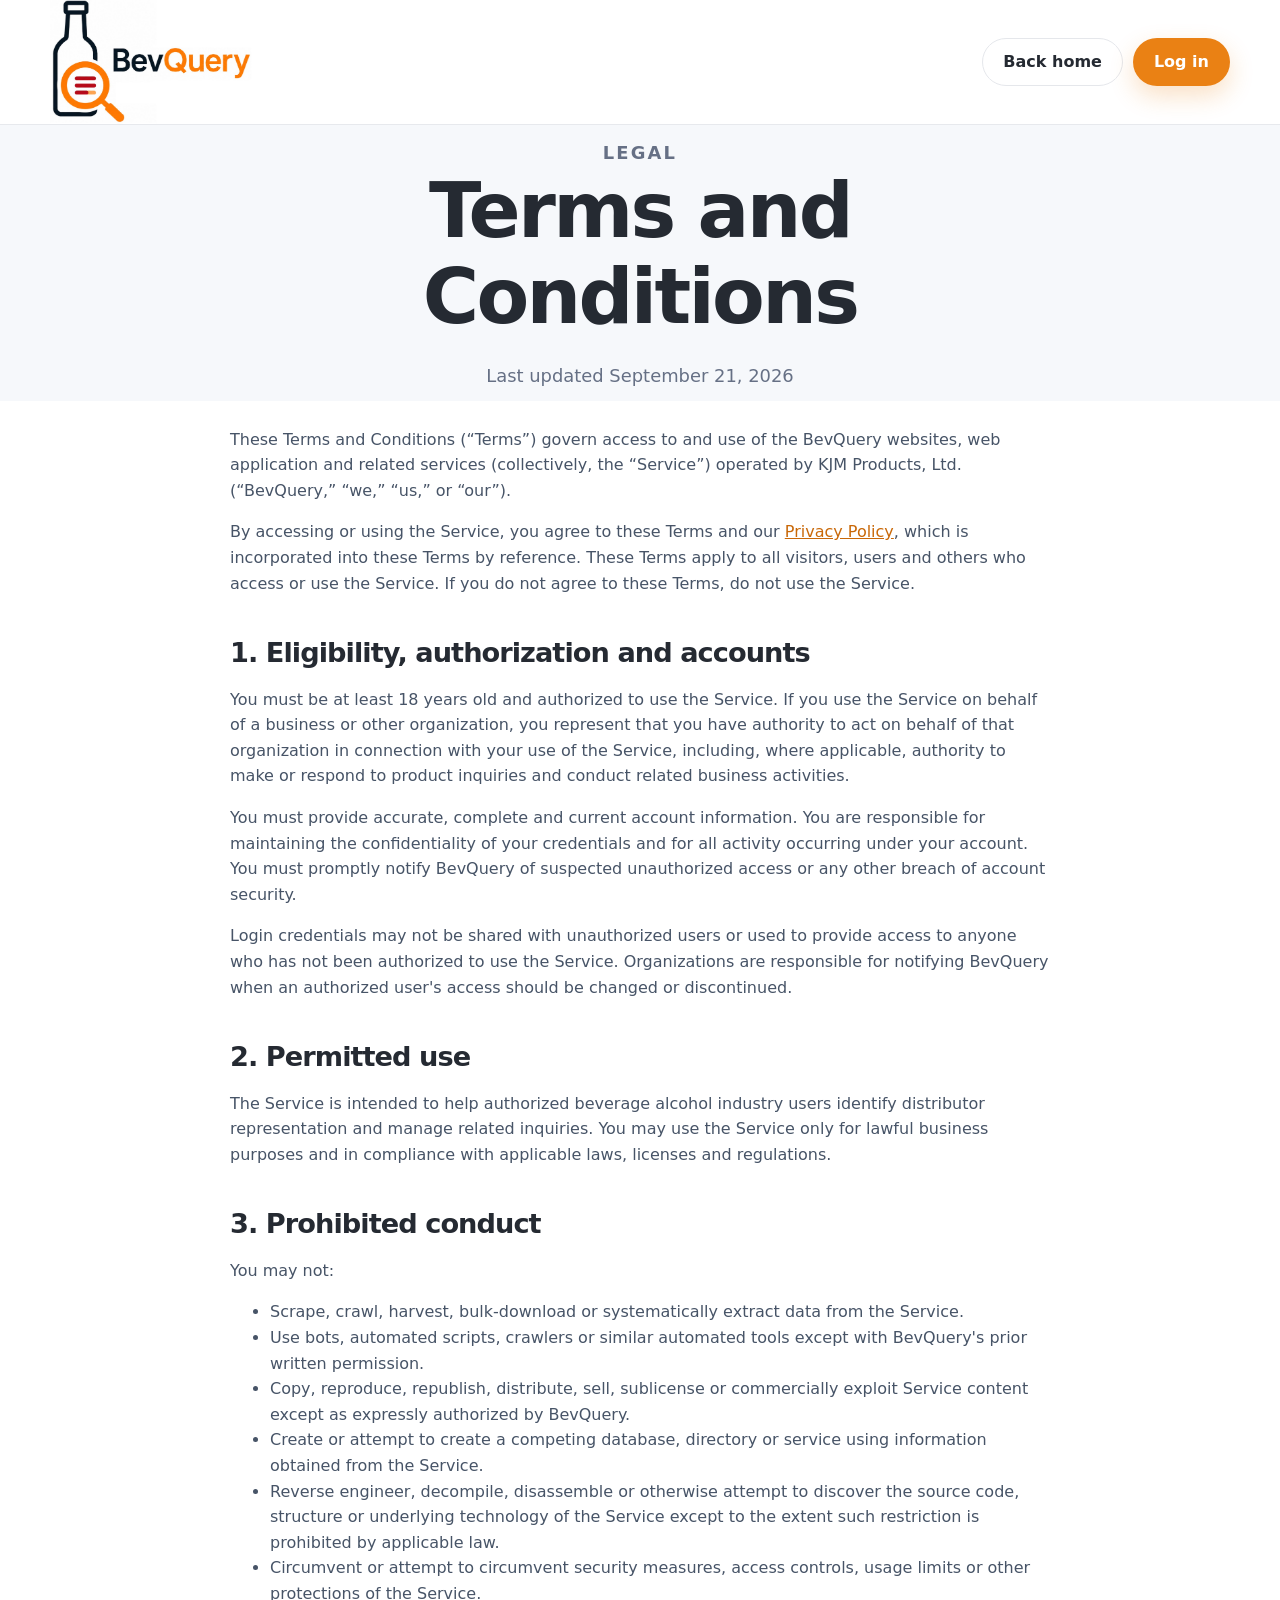
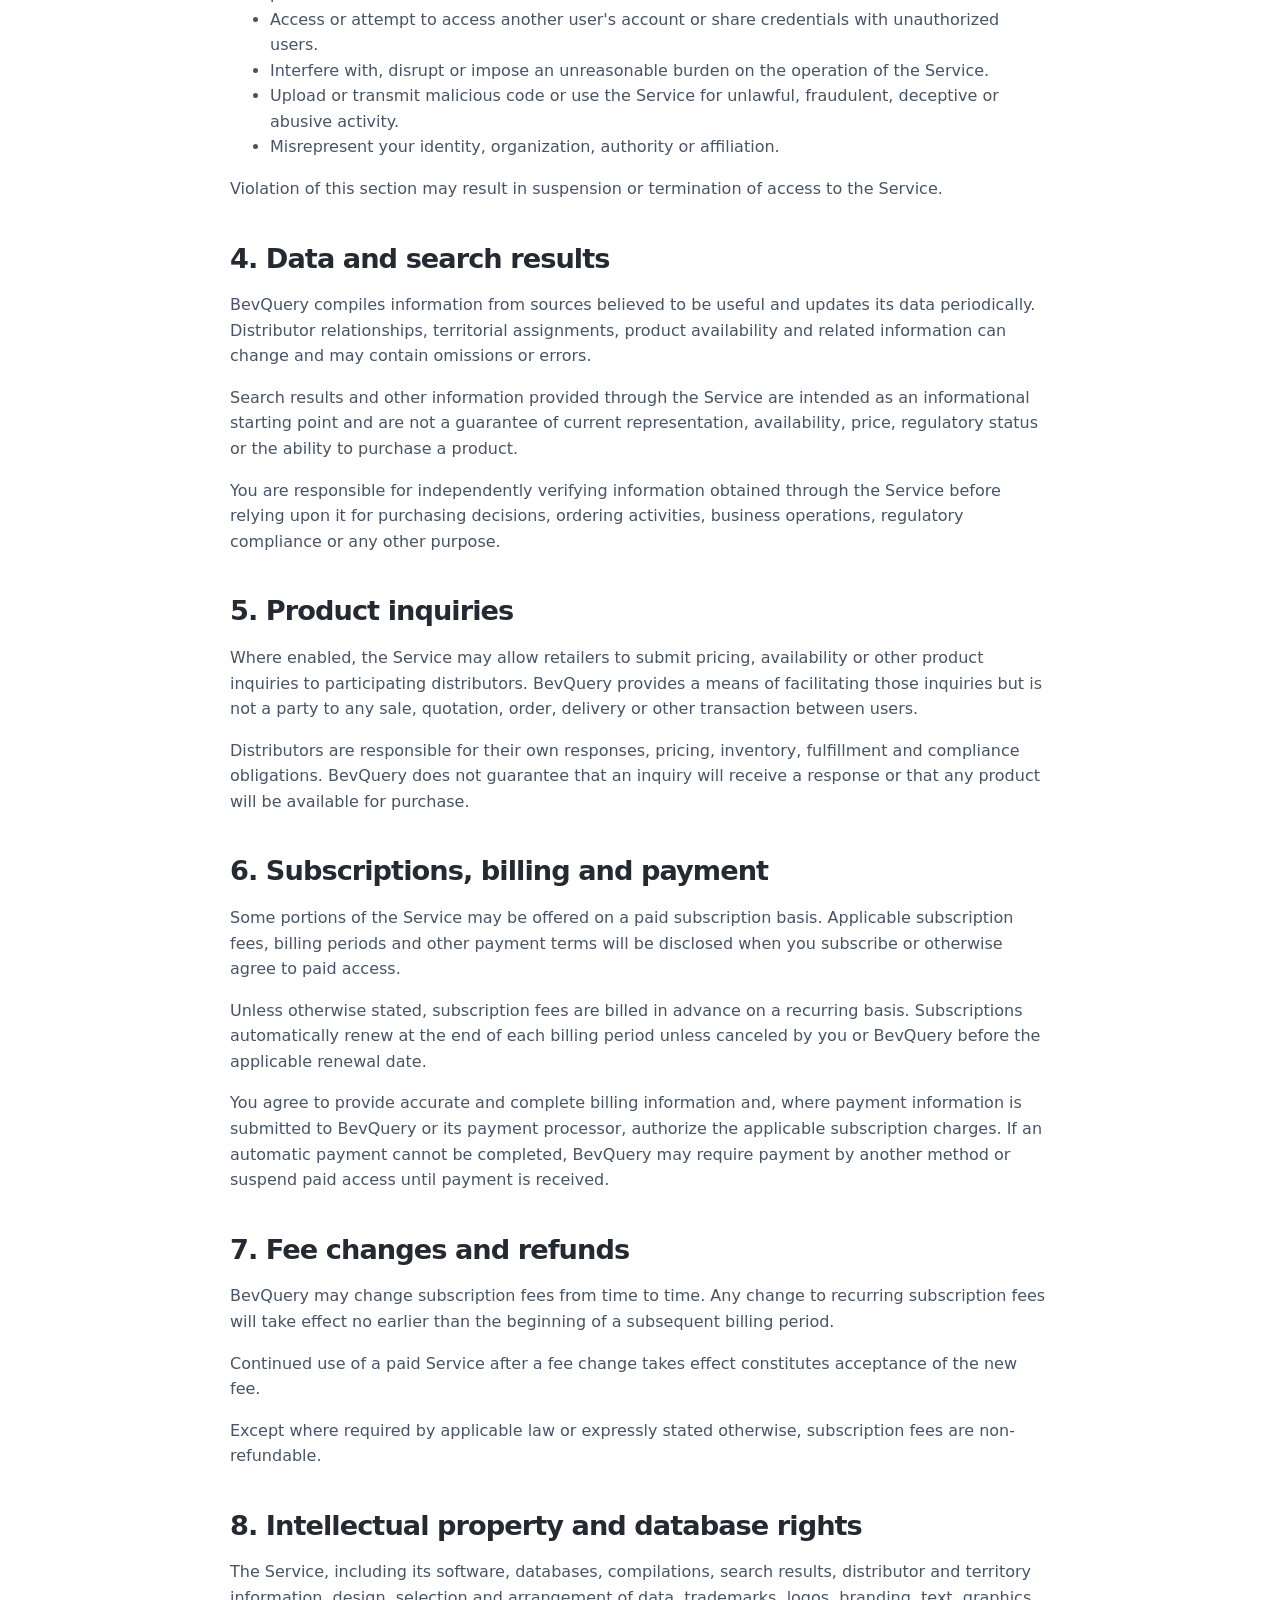
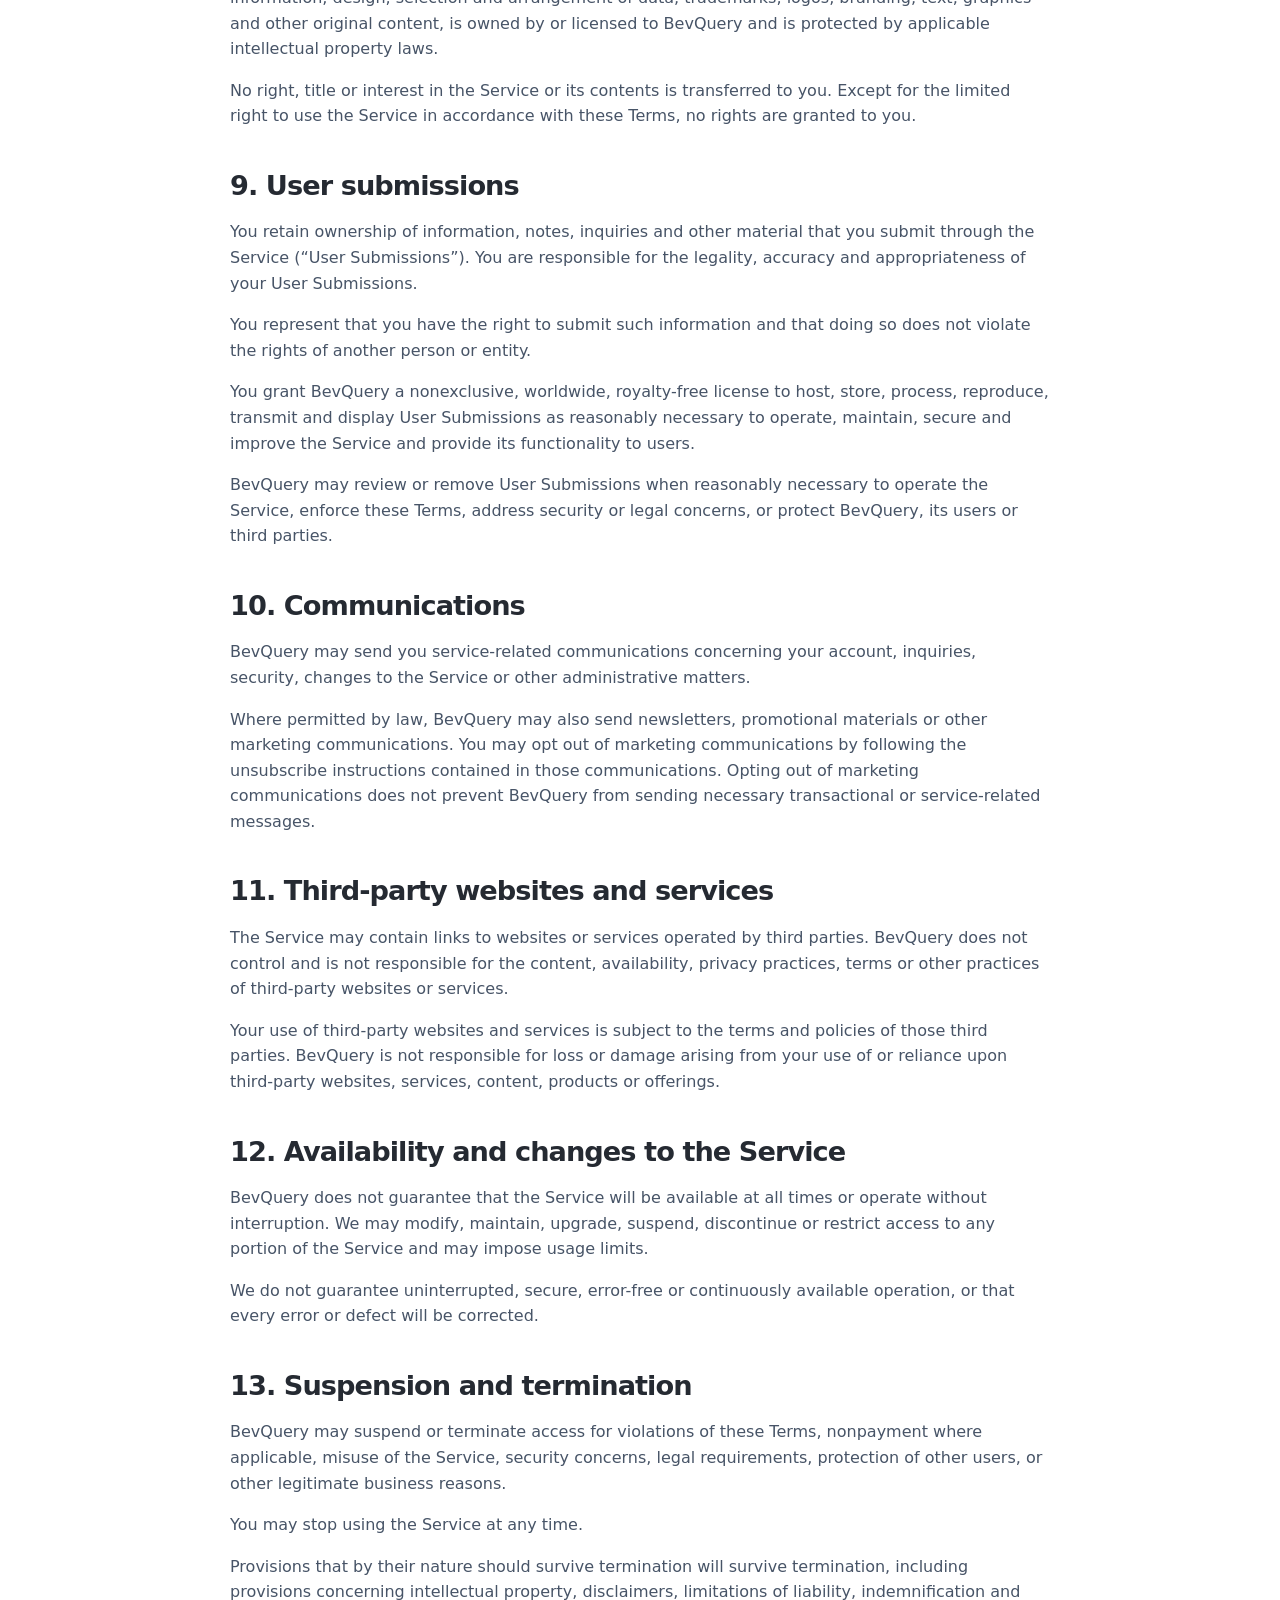
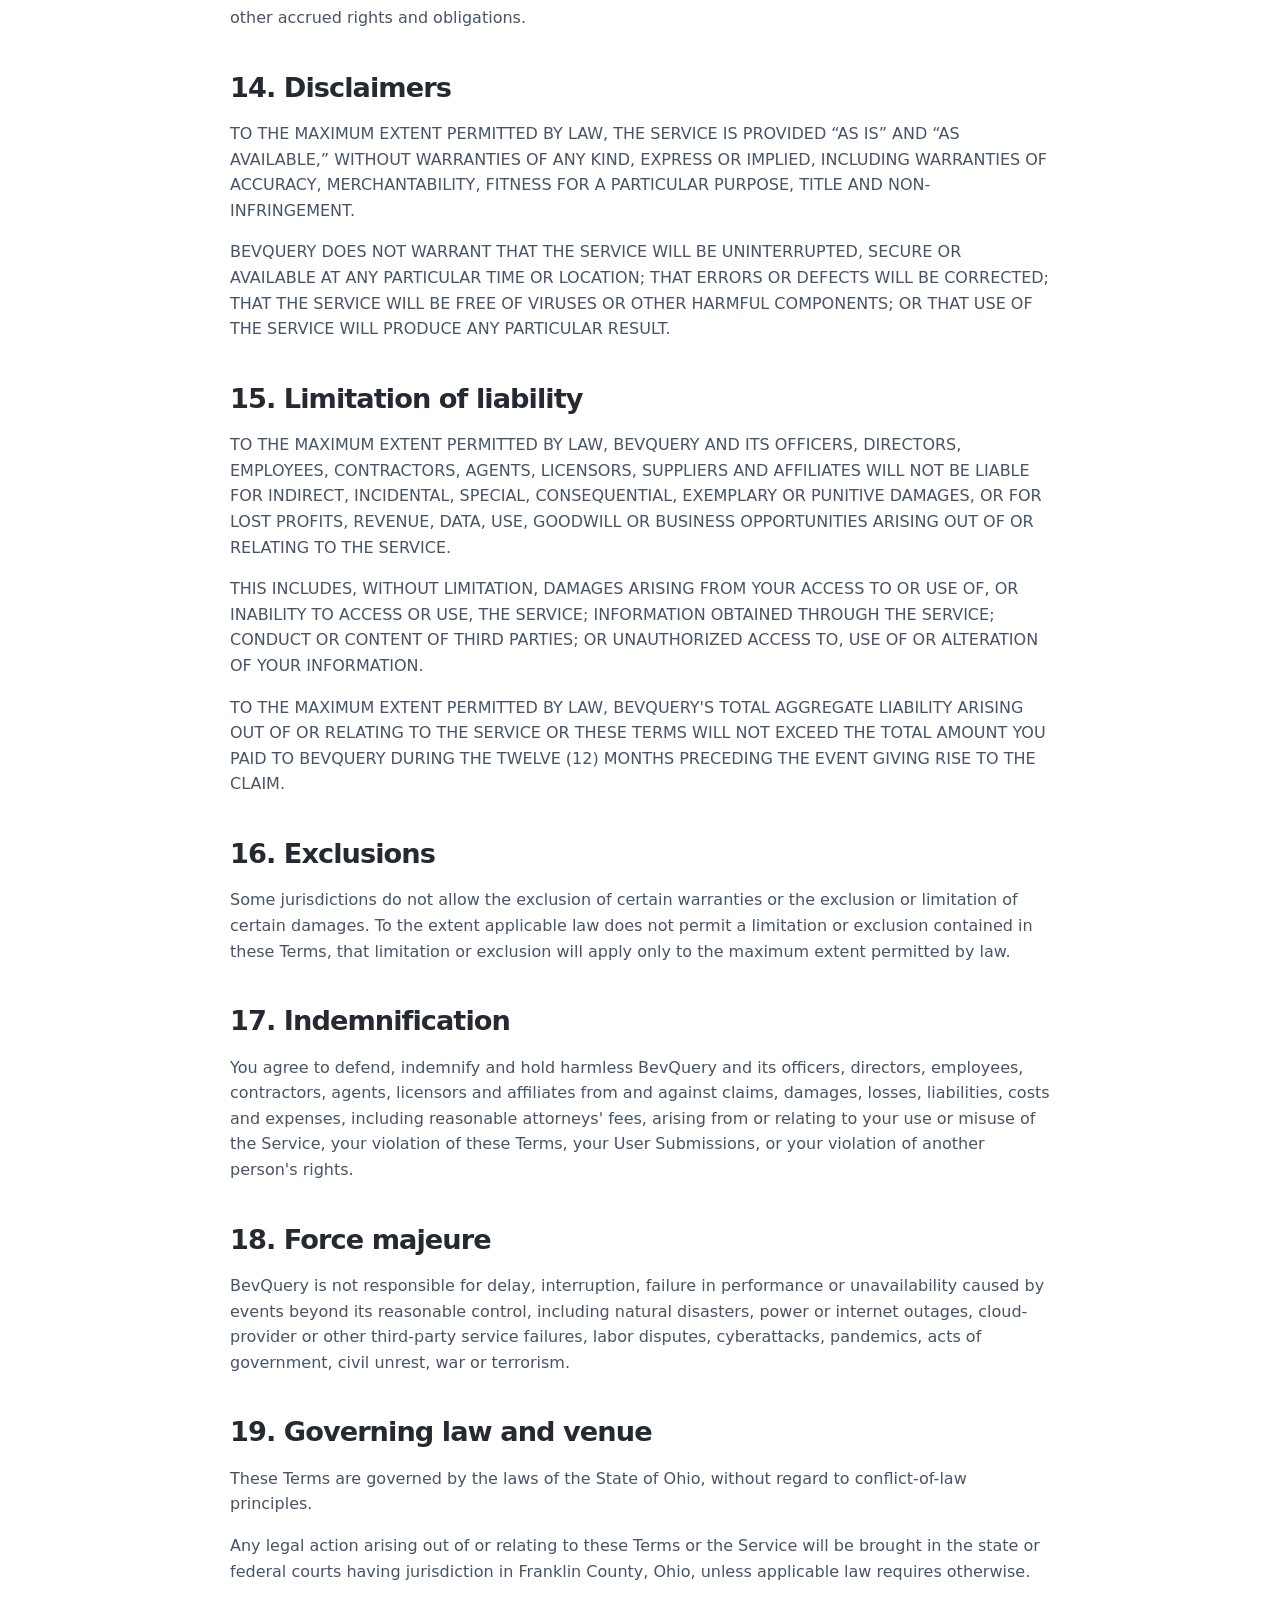
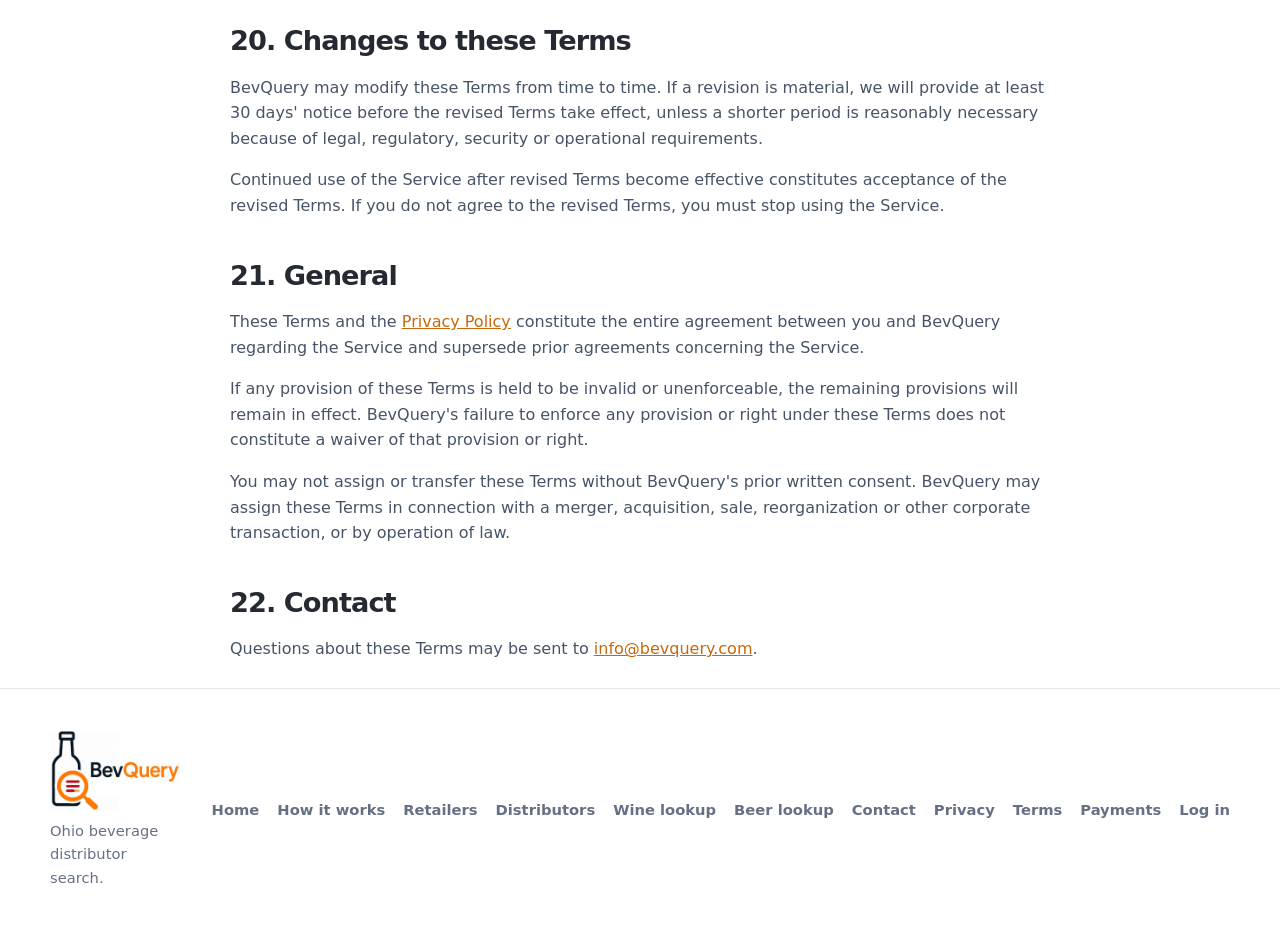
<file: terms.html>
<!doctype html>
<html lang="en">

<head>
  <meta charset="utf-8">
  <meta name="viewport" content="width=device-width, initial-scale=1">

  <title>Terms and Conditions | BevQuery</title>

  <meta name="description" content="Terms and conditions governing access to and use of BevQuery.">

  <link rel="icon" href="/images/logo-mark.png" type="image/png">
  <link rel="stylesheet" href="styles.css">

<link rel="canonical" href="https://www.bevquery.com/terms.html">
<meta property="og:title" content="Terms and Conditions | BevQuery">
<meta property="og:description" content="Terms and conditions governing access to and use of BevQuery.">
<meta property="og:type" content="website">
<meta property="og:url" content="https://www.bevquery.com/terms.html">
<meta property="og:image" content="https://www.bevquery.com/images/logo-horiz.png">
<meta property="og:site_name" content="BevQuery">
<meta name="twitter:card" content="summary">
</head>

<body>

<header class="site-header">
  <div class="container nav">

    <a class="brand" href="/" aria-label="BevQuery home">
      <img src="images/logo-horiz.jpg" alt="BevQuery">
    </a>

    <div class="nav-cta">
      <a class="button button-secondary" href="/">Back home</a>
      <a
        class="button button-primary"
        href="https://bevquery.github.io/bevquery-app/"
      >Log in</a>
    </div>

  </div>
</header>


<main>

<section class="page-hero">
  <div class="narrow">
    <p class="eyebrow">Legal</p>
    <h1>Terms and Conditions</h1>
    <p>Last updated September 21, 2026</p>
  </div>
</section>


<section class="prose">
<div class="narrow">

  <p>
    These Terms and Conditions (“Terms”) govern access to and use of the
    BevQuery websites, web application and related services (collectively,
    the “Service”) operated by KJM Products, Ltd. (“BevQuery,” “we,” “us,”
    or “our”).
  </p>

  <p>
    By accessing or using the Service, you agree to these Terms and our
    <a href="privacy.html">Privacy Policy</a>, which is incorporated into
    these Terms by reference. These Terms apply to all visitors, users and
    others who access or use the Service. If you do not agree to these Terms,
    do not use the Service.
  </p>


  <h2>1. Eligibility, authorization and accounts</h2>

  <p>
    You must be at least 18 years old and authorized to use the Service.
    If you use the Service on behalf of a business or other organization,
    you represent that you have authority to act on behalf of that
    organization in connection with your use of the Service, including,
    where applicable, authority to make or respond to product inquiries
    and conduct related business activities.
  </p>

  <p>
    You must provide accurate, complete and current account information.
    You are responsible for maintaining the confidentiality of your
    credentials and for all activity occurring under your account. You
    must promptly notify BevQuery of suspected unauthorized access or
    any other breach of account security.
  </p>

  <p>
    Login credentials may not be shared with unauthorized users or used
    to provide access to anyone who has not been authorized to use the
    Service. Organizations are responsible for notifying BevQuery when
    an authorized user's access should be changed or discontinued.
  </p>


  <h2>2. Permitted use</h2>

  <p>
    The Service is intended to help authorized beverage alcohol industry
    users identify distributor representation and manage related inquiries.
    You may use the Service only for lawful business purposes and in
    compliance with applicable laws, licenses and regulations.
  </p>


  <h2>3. Prohibited conduct</h2>

  <p>You may not:</p>

  <ul>
    <li>
      Scrape, crawl, harvest, bulk-download or systematically extract
      data from the Service.
    </li>

    <li>
      Use bots, automated scripts, crawlers or similar automated tools
      except with BevQuery's prior written permission.
    </li>

    <li>
      Copy, reproduce, republish, distribute, sell, sublicense or
      commercially exploit Service content except as expressly authorized
      by BevQuery.
    </li>

    <li>
      Create or attempt to create a competing database, directory or
      service using information obtained from the Service.
    </li>

    <li>
      Reverse engineer, decompile, disassemble or otherwise attempt to
      discover the source code, structure or underlying technology of
      the Service except to the extent such restriction is prohibited
      by applicable law.
    </li>

    <li>
      Circumvent or attempt to circumvent security measures, access
      controls, usage limits or other protections of the Service.
    </li>

    <li>
      Access or attempt to access another user's account or share
      credentials with unauthorized users.
    </li>

    <li>
      Interfere with, disrupt or impose an unreasonable burden on the
      operation of the Service.
    </li>

    <li>
      Upload or transmit malicious code or use the Service for unlawful,
      fraudulent, deceptive or abusive activity.
    </li>

    <li>
      Misrepresent your identity, organization, authority or affiliation.
    </li>
  </ul>

  <p>
    Violation of this section may result in suspension or termination
    of access to the Service.
  </p>


  <h2>4. Data and search results</h2>

  <p>
    BevQuery compiles information from sources believed to be useful and
    updates its data periodically. Distributor relationships, territorial
    assignments, product availability and related information can change
    and may contain omissions or errors.
  </p>

  <p>
    Search results and other information provided through the Service are
    intended as an informational starting point and are not a guarantee
    of current representation, availability, price, regulatory status or
    the ability to purchase a product.
  </p>

  <p>
    You are responsible for independently verifying information obtained
    through the Service before relying upon it for purchasing decisions,
    ordering activities, business operations, regulatory compliance or
    any other purpose.
  </p>


  <h2>5. Product inquiries</h2>

  <p>
    Where enabled, the Service may allow retailers to submit pricing,
    availability or other product inquiries to participating distributors.
    BevQuery provides a means of facilitating those inquiries but is not
    a party to any sale, quotation, order, delivery or other transaction
    between users.
  </p>

  <p>
    Distributors are responsible for their own responses, pricing,
    inventory, fulfillment and compliance obligations. BevQuery does not
    guarantee that an inquiry will receive a response or that any product
    will be available for purchase.
  </p>


  <h2>6. Subscriptions, billing and payment</h2>

  <p>
    Some portions of the Service may be offered on a paid subscription
    basis. Applicable subscription fees, billing periods and other payment
    terms will be disclosed when you subscribe or otherwise agree to paid
    access.
  </p>

  <p>
    Unless otherwise stated, subscription fees are billed in advance on
    a recurring basis. Subscriptions automatically renew at the end of
    each billing period unless canceled by you or BevQuery before the
    applicable renewal date.
  </p>

  <p>
    You agree to provide accurate and complete billing information and,
    where payment information is submitted to BevQuery or its payment
    processor, authorize the applicable subscription charges. If an
    automatic payment cannot be completed, BevQuery may require payment
    by another method or suspend paid access until payment is received.
  </p>


  <h2>7. Fee changes and refunds</h2>

  <p>
    BevQuery may change subscription fees from time to time. Any change
    to recurring subscription fees will take effect no earlier than the
    beginning of a subsequent billing period.
  </p>

  <p>
    Continued use of a paid Service after a fee change takes effect
    constitutes acceptance of the new fee.
  </p>

  <p>
    Except where required by applicable law or expressly stated otherwise,
    subscription fees are non-refundable.
  </p>


  <h2>8. Intellectual property and database rights</h2>

  <p>
    The Service, including its software, databases, compilations, search
    results, distributor and territory information, design, selection and
    arrangement of data, trademarks, logos, branding, text, graphics and
    other original content, is owned by or licensed to BevQuery and is
    protected by applicable intellectual property laws.
  </p>

  <p>
    No right, title or interest in the Service or its contents is
    transferred to you. Except for the limited right to use the Service
    in accordance with these Terms, no rights are granted to you.
  </p>


  <h2>9. User submissions</h2>

  <p>
    You retain ownership of information, notes, inquiries and other
    material that you submit through the Service (“User Submissions”).
    You are responsible for the legality, accuracy and appropriateness
    of your User Submissions.
  </p>

  <p>
    You represent that you have the right to submit such information and
    that doing so does not violate the rights of another person or entity.
  </p>

  <p>
    You grant BevQuery a nonexclusive, worldwide, royalty-free license
    to host, store, process, reproduce, transmit and display User
    Submissions as reasonably necessary to operate, maintain, secure and
    improve the Service and provide its functionality to users.
  </p>

  <p>
    BevQuery may review or remove User Submissions when reasonably
    necessary to operate the Service, enforce these Terms, address
    security or legal concerns, or protect BevQuery, its users or third
    parties.
  </p>


  <h2>10. Communications</h2>

  <p>
    BevQuery may send you service-related communications concerning your
    account, inquiries, security, changes to the Service or other
    administrative matters.
  </p>

  <p>
    Where permitted by law, BevQuery may also send newsletters,
    promotional materials or other marketing communications. You may
    opt out of marketing communications by following the unsubscribe
    instructions contained in those communications. Opting out of
    marketing communications does not prevent BevQuery from sending
    necessary transactional or service-related messages.
  </p>


  <h2>11. Third-party websites and services</h2>

  <p>
    The Service may contain links to websites or services operated by
    third parties. BevQuery does not control and is not responsible for
    the content, availability, privacy practices, terms or other practices
    of third-party websites or services.
  </p>

  <p>
    Your use of third-party websites and services is subject to the terms
    and policies of those third parties. BevQuery is not responsible for
    loss or damage arising from your use of or reliance upon third-party
    websites, services, content, products or offerings.
  </p>


  <h2>12. Availability and changes to the Service</h2>

  <p>
    BevQuery does not guarantee that the Service will be available at all
    times or operate without interruption. We may modify, maintain,
    upgrade, suspend, discontinue or restrict access to any portion of
    the Service and may impose usage limits.
  </p>

  <p>
    We do not guarantee uninterrupted, secure, error-free or continuously
    available operation, or that every error or defect will be corrected.
  </p>


  <h2>13. Suspension and termination</h2>

  <p>
    BevQuery may suspend or terminate access for violations of these
    Terms, nonpayment where applicable, misuse of the Service, security
    concerns, legal requirements, protection of other users, or other
    legitimate business reasons.
  </p>

  <p>
    You may stop using the Service at any time.
  </p>

  <p>
    Provisions that by their nature should survive termination will
    survive termination, including provisions concerning intellectual
    property, disclaimers, limitations of liability, indemnification and
    other accrued rights and obligations.
  </p>


  <h2>14. Disclaimers</h2>

  <p>
    TO THE MAXIMUM EXTENT PERMITTED BY LAW, THE SERVICE IS PROVIDED
    “AS IS” AND “AS AVAILABLE,” WITHOUT WARRANTIES OF ANY KIND, EXPRESS
    OR IMPLIED, INCLUDING WARRANTIES OF ACCURACY, MERCHANTABILITY,
    FITNESS FOR A PARTICULAR PURPOSE, TITLE AND NON-INFRINGEMENT.
  </p>

  <p>
    BEVQUERY DOES NOT WARRANT THAT THE SERVICE WILL BE UNINTERRUPTED,
    SECURE OR AVAILABLE AT ANY PARTICULAR TIME OR LOCATION; THAT ERRORS
    OR DEFECTS WILL BE CORRECTED; THAT THE SERVICE WILL BE FREE OF
    VIRUSES OR OTHER HARMFUL COMPONENTS; OR THAT USE OF THE SERVICE
    WILL PRODUCE ANY PARTICULAR RESULT.
  </p>


  <h2>15. Limitation of liability</h2>

  <p>
    TO THE MAXIMUM EXTENT PERMITTED BY LAW, BEVQUERY AND ITS OFFICERS,
    DIRECTORS, EMPLOYEES, CONTRACTORS, AGENTS, LICENSORS, SUPPLIERS AND
    AFFILIATES WILL NOT BE LIABLE FOR INDIRECT, INCIDENTAL, SPECIAL,
    CONSEQUENTIAL, EXEMPLARY OR PUNITIVE DAMAGES, OR FOR LOST PROFITS,
    REVENUE, DATA, USE, GOODWILL OR BUSINESS OPPORTUNITIES ARISING OUT
    OF OR RELATING TO THE SERVICE.
  </p>

  <p>
    THIS INCLUDES, WITHOUT LIMITATION, DAMAGES ARISING FROM YOUR ACCESS
    TO OR USE OF, OR INABILITY TO ACCESS OR USE, THE SERVICE; INFORMATION
    OBTAINED THROUGH THE SERVICE; CONDUCT OR CONTENT OF THIRD PARTIES;
    OR UNAUTHORIZED ACCESS TO, USE OF OR ALTERATION OF YOUR INFORMATION.
  </p>

  <p>
    TO THE MAXIMUM EXTENT PERMITTED BY LAW, BEVQUERY'S TOTAL AGGREGATE
    LIABILITY ARISING OUT OF OR RELATING TO THE SERVICE OR THESE TERMS
    WILL NOT EXCEED THE TOTAL AMOUNT YOU PAID TO BEVQUERY DURING THE
    TWELVE (12) MONTHS PRECEDING THE EVENT GIVING RISE TO THE CLAIM.
  </p>


  <h2>16. Exclusions</h2>

  <p>
    Some jurisdictions do not allow the exclusion of certain warranties
    or the exclusion or limitation of certain damages. To the extent
    applicable law does not permit a limitation or exclusion contained
    in these Terms, that limitation or exclusion will apply only to the
    maximum extent permitted by law.
  </p>


  <h2>17. Indemnification</h2>

  <p>
    You agree to defend, indemnify and hold harmless BevQuery and its
    officers, directors, employees, contractors, agents, licensors and
    affiliates from and against claims, damages, losses, liabilities,
    costs and expenses, including reasonable attorneys' fees, arising
    from or relating to your use or misuse of the Service, your violation
    of these Terms, your User Submissions, or your violation of another
    person's rights.
  </p>


  <h2>18. Force majeure</h2>

  <p>
    BevQuery is not responsible for delay, interruption, failure in
    performance or unavailability caused by events beyond its reasonable
    control, including natural disasters, power or internet outages,
    cloud-provider or other third-party service failures, labor disputes,
    cyberattacks, pandemics, acts of government, civil unrest, war or
    terrorism.
  </p>


  <h2>19. Governing law and venue</h2>

  <p>
    These Terms are governed by the laws of the State of Ohio, without
    regard to conflict-of-law principles.
  </p>

  <p>
    Any legal action arising out of or relating to these Terms or the
    Service will be brought in the state or federal courts having
    jurisdiction in Franklin County, Ohio, unless applicable law requires
    otherwise.
  </p>


  <h2>20. Changes to these Terms</h2>

  <p>
    BevQuery may modify these Terms from time to time. If a revision is
    material, we will provide at least 30 days' notice before the revised
    Terms take effect, unless a shorter period is reasonably necessary
    because of legal, regulatory, security or operational requirements.
  </p>

  <p>
    Continued use of the Service after revised Terms become effective
    constitutes acceptance of the revised Terms. If you do not agree to
    the revised Terms, you must stop using the Service.
  </p>


  <h2>21. General</h2>

  <p>
    These Terms and the
    <a href="privacy.html">Privacy Policy</a>
    constitute the entire agreement between you and BevQuery regarding
    the Service and supersede prior agreements concerning the Service.
  </p>

  <p>
    If any provision of these Terms is held to be invalid or unenforceable,
    the remaining provisions will remain in effect. BevQuery's failure to
    enforce any provision or right under these Terms does not constitute
    a waiver of that provision or right.
  </p>

  <p>
    You may not assign or transfer these Terms without BevQuery's prior
    written consent. BevQuery may assign these Terms in connection with
    a merger, acquisition, sale, reorganization or other corporate
    transaction, or by operation of law.
  </p>


  <h2>22. Contact</h2>

  <p>
    Questions about these Terms may be sent to
    <a href="mailto:info@bevquery.com">info@bevquery.com</a>.
  </p>

</div>
</section>

</main>


<footer class="site-footer">
  <div class="container footer-grid">

    <div class="footer-brand">
      <img src="images/logo-horiz.jpg" alt="BevQuery">
      <p>Ohio beverage distributor search.</p>
    </div>

    <nav class="footer-links" aria-label="Footer navigation"><a href="/">Home</a><a href="/#how-it-works">How it works</a><a href="/retailers/">Retailers</a><a href="/distributors/">Distributors</a><a href="/wine-distributor-lookup.html">Wine lookup</a><a href="/beer-distributor-lookup.html">Beer lookup</a><a href="/contact.html">Contact</a><a href="/privacy.html">Privacy</a><a href="/terms.html">Terms</a><a href="/payments.html">Payments</a><a href="https://bevquery.github.io/bevquery-app/">Log in</a></nav>

  </div>
</footer>

</body>
</html>
</file>
<file: styles.css>
:root {
  --orange: #ea8114;
  --orange-dark: #c96808;
  --ink: #252a32;
  --muted: #667085;
  --line: #e5e7eb;
  --soft: #f6f8fb;
  --white: #ffffff;
  --shadow: 0 24px 70px rgba(30, 41, 59, 0.13), 0 4px 14px rgba(30, 41, 59, 0.06);
  --shadow-small: 0 14px 36px rgba(30, 41, 59, 0.09);
  --radius: 24px;
  --max: 1180px;
}

* { box-sizing: border-box; }
html { scroll-behavior: smooth; }
body {
  margin: 0;
  color: var(--ink);
  background: var(--white);
  font-family: Inter, ui-sans-serif, system-ui, -apple-system, BlinkMacSystemFont, "Segoe UI", sans-serif;
  line-height: 1.6;
  -webkit-font-smoothing: antialiased;
}
img { max-width: 100%; display: block; }
a { color: inherit; }
.container { width: min(calc(100% - 40px), var(--max)); margin-inline: auto; }
.narrow { width: min(calc(100% - 40px), 820px); margin-inline: auto; }

.skip-link { position: absolute; left: -9999px; top: 8px; z-index: 999; }
.skip-link:focus { left: 12px; background: #fff; padding: 10px 14px; border-radius: 8px; }

.site-header {
  position: sticky;
  top: 0;
  z-index: 20;
  background: rgba(255,255,255,.92);
  border-bottom: 1px solid rgba(229,231,235,.9);
  backdrop-filter: blur(12px);
}
.nav { min-height: 76px; display: flex; align-items: center; justify-content: space-between; gap: 24px; }
.brand img { width: 205px; height: auto; }
.nav-links { display: flex; align-items: center; gap: 28px; }
.nav-links a { text-decoration: none; font-weight: 650; font-size: .95rem; }
.nav-links a:hover { color: var(--orange-dark); }
.nav-cta { display: flex; gap: 10px; align-items: center; }

.button {
  display: inline-flex;
  align-items: center;
  justify-content: center;
  gap: 8px;
  min-height: 48px;
  padding: 0 20px;
  border-radius: 999px;
  text-decoration: none;
  font-weight: 750;
  border: 1px solid transparent;
  transition: transform .18s ease, box-shadow .18s ease, background .18s ease;
}
.button:hover { transform: translateY(-1px); }
.button-primary { background: var(--orange); color: #fff; box-shadow: 0 10px 24px rgba(234,129,20,.24); }
.button-primary:hover { background: var(--orange-dark); }
.button-secondary { background: #fff; border-color: var(--line); color: var(--ink); }
.button-secondary:hover { box-shadow: var(--shadow-small); }

.hero { padding: 92px 0 58px; overflow: hidden; }
.hero-copy { max-width: 850px; margin: 0 auto; text-align: center; }
.eyebrow { margin: 0 0 14px; color: var(--orange-dark); text-transform: uppercase; letter-spacing: .12em; font-weight: 800; font-size: .78rem; }
h1, h2, h3 { line-height: 1.12; letter-spacing: -.035em; margin-top: 0; }
h1 { font-size: clamp(2.7rem, 6vw, 5.25rem); margin-bottom: 22px; }
h2 { font-size: clamp(2rem, 4vw, 3.3rem); margin-bottom: 18px; }
h3 { font-size: 1.28rem; margin-bottom: 10px; }
.lead { font-size: clamp(1.08rem, 2vw, 1.32rem); color: var(--muted); max-width: 760px; margin: 0 auto 30px; }
.hero-actions { display: flex; justify-content: center; gap: 12px; flex-wrap: wrap; }

.hero-visual { margin-top: 60px; position: relative; }
.hero-visual::before {
  content: "";
  position: absolute;
  inset: 8% -8% -10%;
  z-index: -1;
  background: radial-gradient(circle at 50% 20%, rgba(234,129,20,.16), rgba(246,248,251,0) 65%);
}
.product-frame {
  background: #fff;
  border: 1px solid var(--line);
  border-radius: var(--radius);
  padding: 16px;
  box-shadow: var(--shadow);
}
.product-frame img { width: 100%; border-radius: 15px; }
.hero-frame { max-width: 760px; margin: 0 auto; }

.trust-strip { padding: 26px 0 70px; }
.trust-grid { display: grid; grid-template-columns: repeat(3,1fr); gap: 12px; }
.trust-item { text-align: center; font-weight: 750; color: #475467; padding: 16px; border-radius: 14px; background: var(--soft); }
.trust-item span { color: var(--orange); margin-right: 6px; }

.section { padding: 92px 0; }
.section-soft { background: var(--soft); }
.section-heading { max-width: 760px; margin-bottom: 42px; }
.section-heading.center { text-align: center; margin-inline: auto; }
.section-heading p { color: var(--muted); font-size: 1.12rem; margin-bottom: 0; }

.card-grid { display: grid; grid-template-columns: repeat(3,1fr); gap: 22px; }
.card { background: #fff; border: 1px solid var(--line); border-radius: 20px; padding: 30px; box-shadow: 0 1px 0 rgba(16,24,40,.02); }
.card p { color: var(--muted); margin-bottom: 0; }
.icon { width: 44px; height: 44px; border-radius: 13px; display: grid; place-items: center; background: rgba(234,129,20,.12); color: var(--orange-dark); font-weight: 850; margin-bottom: 22px; }

.steps { display: grid; gap: 70px; }
.step { display: grid; grid-template-columns: .85fr 1.15fr; gap: 64px; align-items: center; }
.step:nth-child(even) .step-copy { order: 2; }
.step:nth-child(even) .step-media { order: 1; }
.step-number { display: inline-grid; place-items: center; width: 42px; height: 42px; border-radius: 50%; background: var(--orange); color: #fff; font-weight: 850; margin-bottom: 18px; }
.step-copy p { color: var(--muted); font-size: 1.08rem; }
.step-media .product-frame { max-width: 500px; margin-inline: auto; }
.step-media .portrait { max-width: 390px; }

.audience-grid { display: grid; grid-template-columns: 1fr 1fr; gap: 24px; }
.audience { border-radius: 24px; padding: 38px; background: #fff; border: 1px solid var(--line); }
.audience p { color: var(--muted); }
.check-list { list-style: none; padding: 0; margin: 24px 0 0; display: grid; gap: 12px; }
.check-list li { display: flex; gap: 10px; align-items: flex-start; }
.check-list li::before { content: "✓"; color: var(--orange-dark); font-weight: 900; }
.dashboard-wrap { margin-top: 34px; }

.about { display: grid; grid-template-columns: 1fr 1fr; gap: 56px; align-items: center; }
.about-panel { background: var(--ink); color: #fff; border-radius: 28px; padding: 44px; }
.about-panel p { color: #d0d5dd; }
.about-facts { display: grid; grid-template-columns: 1fr 1fr; gap: 16px; margin-top: 26px; }
.fact { border-top: 1px solid rgba(255,255,255,.18); padding-top: 14px; }
.fact strong { display: block; font-size: 1.5rem; color: #fff; }
.fact span { color: #d0d5dd; font-size: .9rem; }

.faq { display: grid; gap: 12px; }
details { border: 1px solid var(--line); border-radius: 16px; padding: 20px 22px; background: #fff; }
summary { cursor: pointer; font-weight: 800; }
details p { color: var(--muted); margin: 14px 0 0; }

.cta-band { padding: 82px 0; }
.cta-inner { border-radius: 30px; background: var(--ink); color: #fff; padding: 62px 34px; text-align: center; }
.cta-inner p { color: #d0d5dd; max-width: 650px; margin: 0 auto 28px; }

.site-footer { padding: 42px 0; border-top: 1px solid var(--line); }
.footer-grid { display: grid; grid-template-columns: 1fr auto; gap: 30px; align-items: center; }
.footer-brand img { width: 180px; }
.footer-brand p { color: var(--muted); margin: 8px 0 0; font-size: .92rem; }
.footer-links { display: flex; flex-wrap: wrap; gap: 18px; justify-content: flex-end; }
.footer-links a { color: var(--muted); text-decoration: none; font-weight: 650; font-size: .92rem; }
.footer-links a:hover { color: var(--orange-dark); }

.page-hero { padding: 14px 0 10px; text-align: center; background: var(--soft); }
.page-hero p { max-width: 680px; margin: 0 auto; color: var(--muted); font-size: 1.12rem; }
.prose { padding: 10px 0 10px; }
.prose h2 { font-size: 1.7rem; margin-top: 42px; }
.prose h3 { font-size: 1.18rem; margin-top: 30px; }
.prose p, .prose li { color: #475467; }
.prose a { color: var(--orange-dark); }
.prose .notice { background: #fff7ed; border: 1px solid #fed7aa; border-radius: 14px; padding: 18px; color: #9a3412; }

.contact-layout { display: grid; grid-template-columns: .8fr 1.2fr; gap: 40px; align-items: start; }
.contact-card { border: 1px solid var(--line); border-radius: 22px; padding: 30px; background: #fff; }
.contact-card p { color: var(--muted); }
.contact-card a { color: var(--orange-dark); font-weight: 750; }
form { display: grid; gap: 16px; }
label { font-weight: 750; font-size: .94rem; }
input, textarea, select { width: 100%; margin-top: 7px; border: 1px solid #cfd4dc; border-radius: 12px; padding: 13px 14px; font: inherit; background: #fff; color: var(--ink); }
textarea { min-height: 150px; resize: vertical; }
input:focus, textarea:focus, select:focus { outline: 3px solid rgba(234,129,20,.18); border-color: var(--orange); }
.small { color: var(--muted); font-size: .9rem; }

@media (max-width: 900px) {
  .nav-links { display: none; }
  .trust-grid, .card-grid { grid-template-columns: 1fr; }
  .step, .about, .contact-layout { grid-template-columns: 1fr; gap: 34px; }
  .step:nth-child(even) .step-copy, .step:nth-child(even) .step-media { order: initial; }
  .audience-grid { grid-template-columns: 1fr; }
  .hero { padding-top: 70px; }
}

@media (max-width: 620px) {
  .container, .narrow { width: min(calc(100% - 28px), var(--max)); }
  .site-header .nav { min-height: 66px; }
  .brand img { width: 170px; }
  .nav-cta .button-secondary { display: none; }
  .button { min-height: 44px; padding-inline: 16px; }
  .hero { padding-top: 54px; }
  h1 { font-size: 2.55rem; }
  .section { padding: 70px 0; }
  .trust-strip { padding-bottom: 46px; }
  .product-frame { padding: 9px; border-radius: 18px; }
  .product-frame img { border-radius: 11px; }
  .audience, .card { padding: 24px; }
  .footer-grid { grid-template-columns: 1fr; }
  .footer-links { justify-content: flex-start; }
  .about-facts { grid-template-columns: 1fr; }
}

/* Contact page / Google Form
--------------------------------------------- */

.contact-page {
  max-width: 800px;
  margin: 0 auto;
}

.contact-intro {
  text-align: center;
  max-width: 680px;
  margin: 0 auto 10px;
}

.contact-intro h2 {
  margin-top: 0;
}

.contact-intro p {
  margin-left: auto;
  margin-right: auto;
}

.contact-intro a {
  color: var(--orange-dark);
  font-weight: 750;
}

.google-form-wrapper {
  width: 100%;
  max-width: 760px;
  margin: 0 auto;
}

.google-form {
  display: block;
  width: 100%;
  height: 1770px;
  border: 0;
  margin: 0;
}

@media (max-width: 620px) {
  .google-form {
    height: 1950px;
  }
}

/* Homepage introduction video */
#intro-video {
  scroll-margin-top: 100px;
}

.video-heading {
  max-width: 760px;
  margin: 0 auto 24px;
  text-align: center;
}

.video-heading h2 {
  font-size: clamp(1.8rem, 3.5vw, 2.7rem);
  margin-bottom: 12px;
}

.video-heading > p:last-child {
  color: var(--muted);
  margin: 0;
}

.intro-video {
  position: relative;
  width: 100%;
  max-width: 900px;
  margin-inline: auto;
  aspect-ratio: 16 / 9;
  overflow: hidden;
  background: var(--ink);
  border: 1px solid var(--line);
  border-radius: var(--radius);
  box-shadow: var(--shadow);
}

.video-preview {
  position: absolute;
  inset: 0;
  display: block;
  width: 100%;
  height: 100%;
  padding: 0;
  border: 0;
  background: var(--ink);
  color: #fff;
  cursor: pointer;
  font: inherit;
}

.video-preview img {
  width: 100%;
  height: 100%;
  object-fit: cover;
}

.video-preview::after {
  content: "";
  position: absolute;
  inset: 0;
  background: linear-gradient(
    transparent 45%,
    rgba(0, 0, 0, .75)
  );
}

.video-play {
  position: absolute;
  z-index: 1;
  top: 50%;
  left: 50%;
  display: grid;
  place-items: center;
  width: 76px;
  height: 76px;
  padding-left: 4px;
  border-radius: 50%;
  background: var(--orange);
  box-shadow: 0 8px 30px rgba(0, 0, 0, .3);
  font-size: 30px;
  transform: translate(-50%, -50%);
}

.video-preview:hover .video-play {
  background: var(--orange-dark);
}

.video-preview:focus-visible {
  outline: 4px solid var(--orange);
  outline-offset: -6px;
}

.video-caption {
  position: absolute;
  z-index: 1;
  bottom: 20px;
  left: 16px;
  right: 16px;
  text-align: center;
  font-weight: 750;
}

.intro-video iframe {
  position: absolute;
  inset: 0;
  width: 100%;
  height: 100%;
  border: 0;
}

.video-fallback {
  margin: 16px 0 0;
  text-align: center;
  font-size: .9rem;
}

.video-fallback a {
  color: var(--orange-dark);
}

@media (max-width: 620px) {
  .video-play {
    width: 58px;
    height: 58px;
    font-size: 24px;
  }

  .video-caption {
    bottom: 12px;
    font-size: .9rem;
  }

  .intro-video {
    border-radius: 18px;
  }
}

/* SEO landing pages and homepage heading hierarchy */
.hero-tagline { font-size: clamp(2.8rem, 7vw, 5.6rem); line-height: 1.02; font-weight: 800; letter-spacing: -.055em; color: var(--ink); margin: 0 0 20px; }
.hero .seo-hero-heading { font-size: clamp(1.35rem, 3vw, 2rem); line-height: 1.2; letter-spacing: -.025em; margin: 0 0 16px; }
.seo-landing .page-hero { padding: 65px 0 45px; }
.seo-landing .prose { padding-top: 30px; }
.seo-landing .prose img { max-width: 100%; height: auto; }
.seo-landing .prose .product-frame { max-width: 820px; margin: 32px auto; }
.seo-landing .prose .portrait { max-width: 350px; }
</file>
